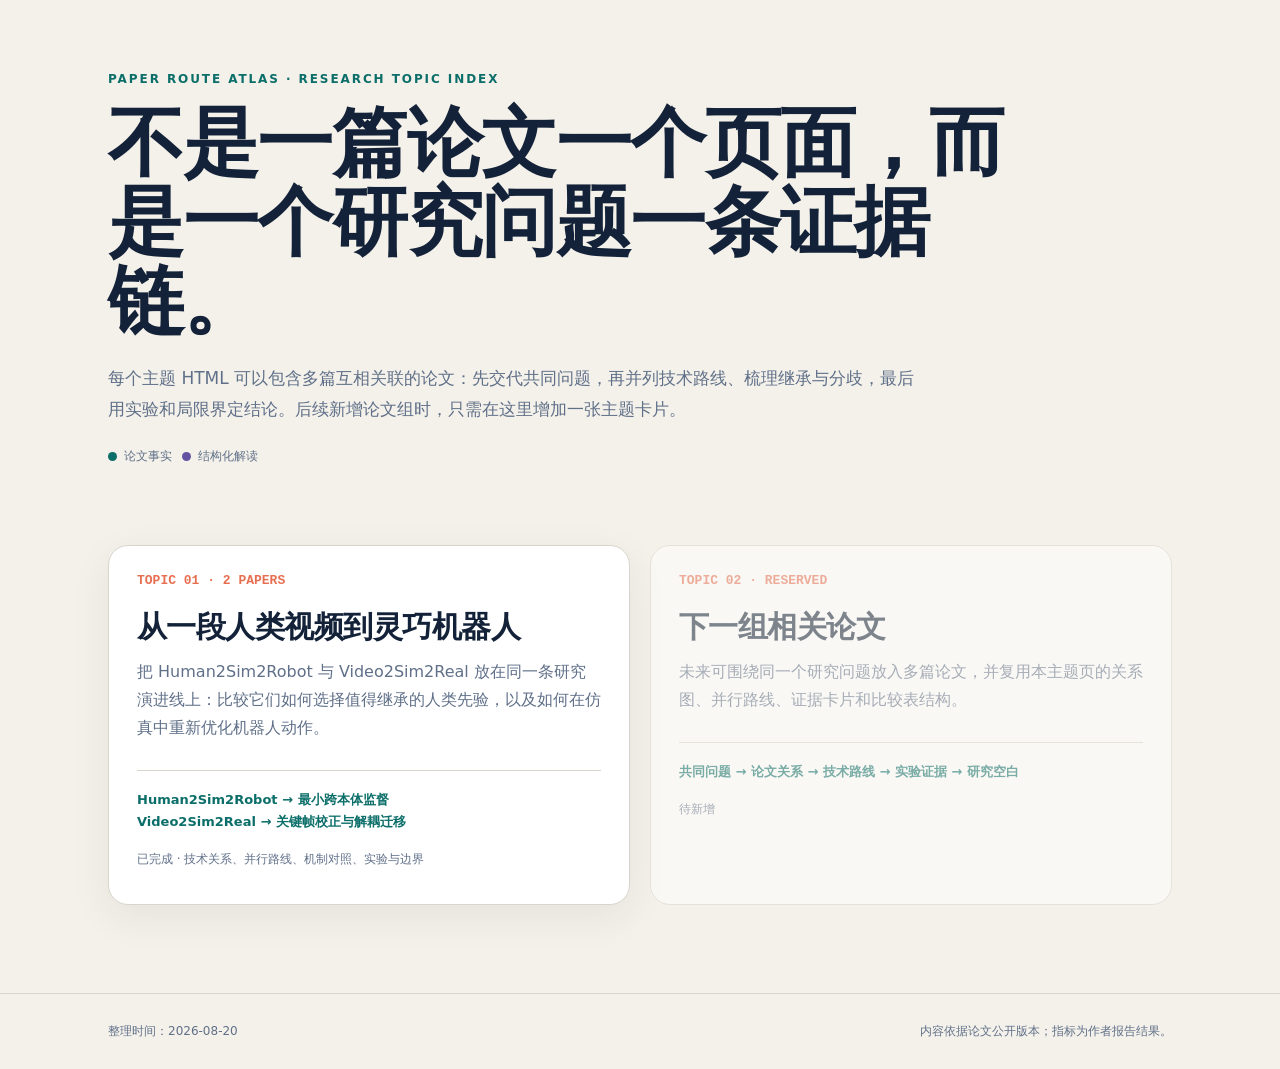
<file: index.html>
<!doctype html>
<html lang="zh-CN">
<head>
  <meta charset="utf-8">
  <meta name="viewport" content="width=device-width,initial-scale=1">
  <meta name="description" content="按研究主题组织的论文技术路线与关系图谱">
  <title>Paper Route Atlas · 论文技术路线主题目录</title>
  <link rel="stylesheet" href="assets/styles.css">
</head>
<body>
  <div class="progress" aria-hidden="true"></div>
  <main>
    <section class="hero">
      <div class="eyebrow">Paper Route Atlas · Research topic index</div>
      <h1>不是一篇论文一个页面，而是一个研究问题一条证据链。</h1>
      <p class="lead">每个主题 HTML 可以包含多篇互相关联的论文：先交代共同问题，再并列技术路线、梳理继承与分歧，最后用实验和局限界定结论。后续新增论文组时，只需在这里增加一张主题卡片。</p>
      <div class="legend" aria-label="内容标记说明">
        <span><i></i>论文事实</span><span><i></i>结构化解读</span>
      </div>
    </section>

    <section class="grid paper-grid" aria-label="研究主题">
      <a class="card paper-card" href="topics/01-human-video-to-robot/01-human-video-to-robot.html">
        <div class="num">TOPIC 01 · 2 PAPERS</div>
        <h2>从一段人类视频到灵巧机器人</h2>
        <p>把 Human2Sim2Robot 与 Video2Sim2Real 放在同一条研究演进线上：比较它们如何选择值得继承的人类先验，以及如何在仿真中重新优化机器人动作。</p>
        <div class="card-route">Human2Sim2Robot → 最小跨本体监督<br>Video2Sim2Real → 关键帧校正与解耦迁移</div>
        <div class="meta">已完成 · 技术关系、并行路线、机制对照、实验与边界</div>
      </a>

      <div class="card paper-card planned" aria-disabled="true">
        <div class="num">TOPIC 02 · RESERVED</div>
        <h2>下一组相关论文</h2>
        <p>未来可围绕同一个研究问题放入多篇论文，并复用本主题页的关系图、并行路线、证据卡片和比较表结构。</p>
        <div class="card-route">共同问题 → 论文关系 → 技术路线 → 实验证据 → 研究空白</div>
        <div class="meta">待新增</div>
      </div>
    </section>
  </main>
  <footer class="footer"><div class="footer__inner"><span>整理时间：2026-08-20</span><span>内容依据论文公开版本；指标为作者报告结果。</span></div></footer>
  <script src="assets/app.js"></script>
</body>
</html>
</file>
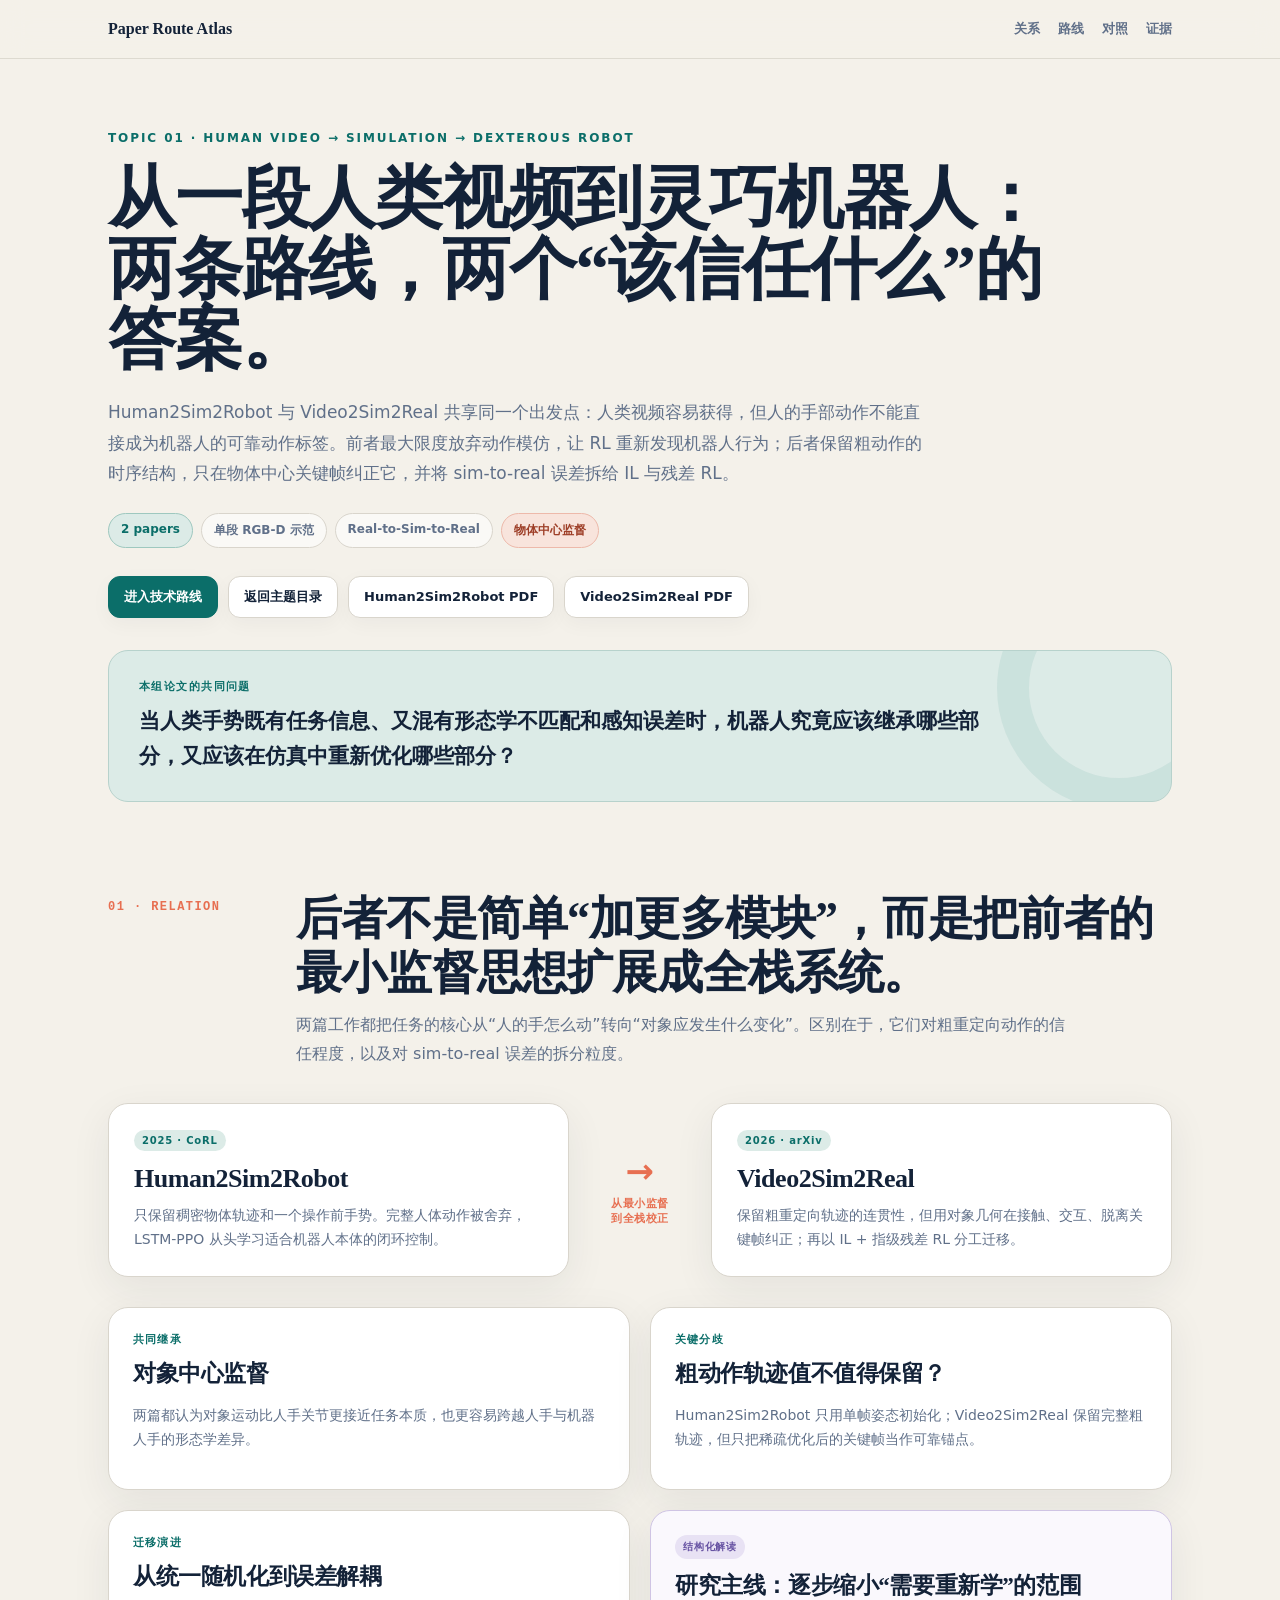
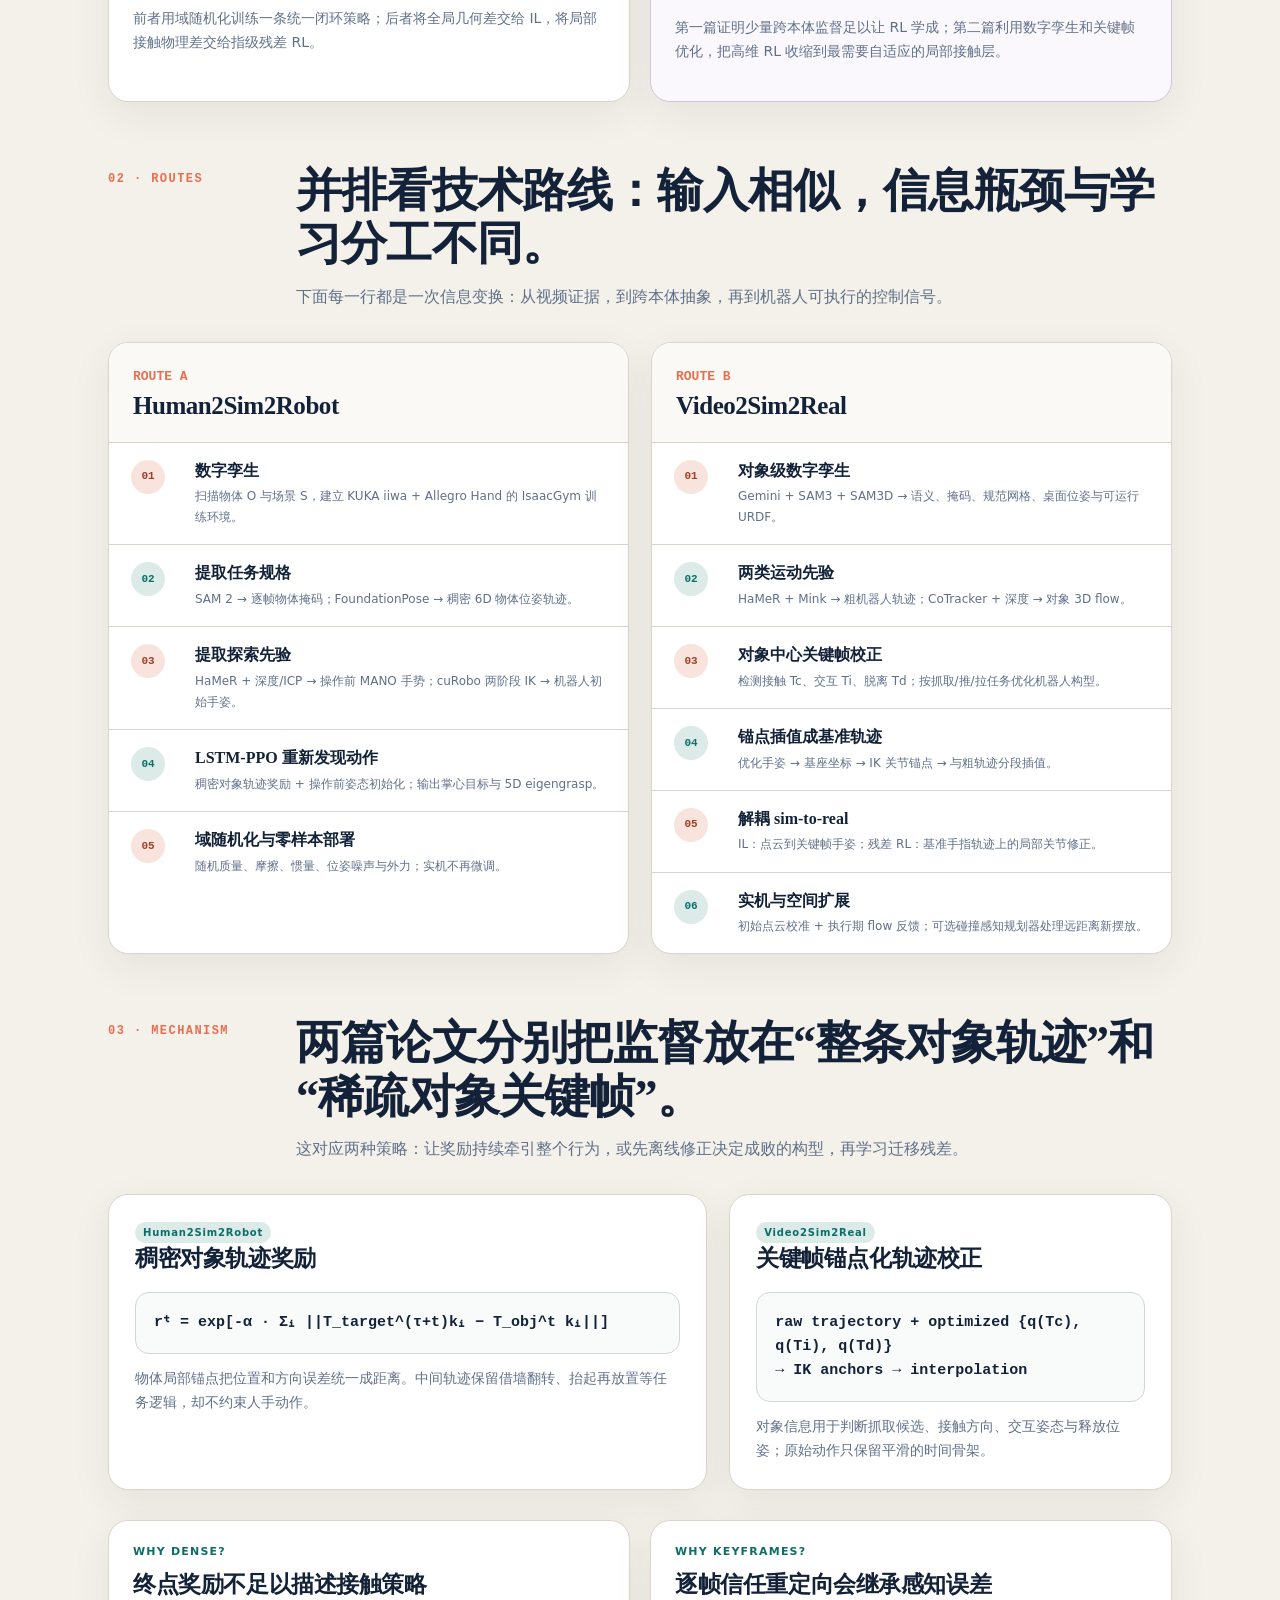
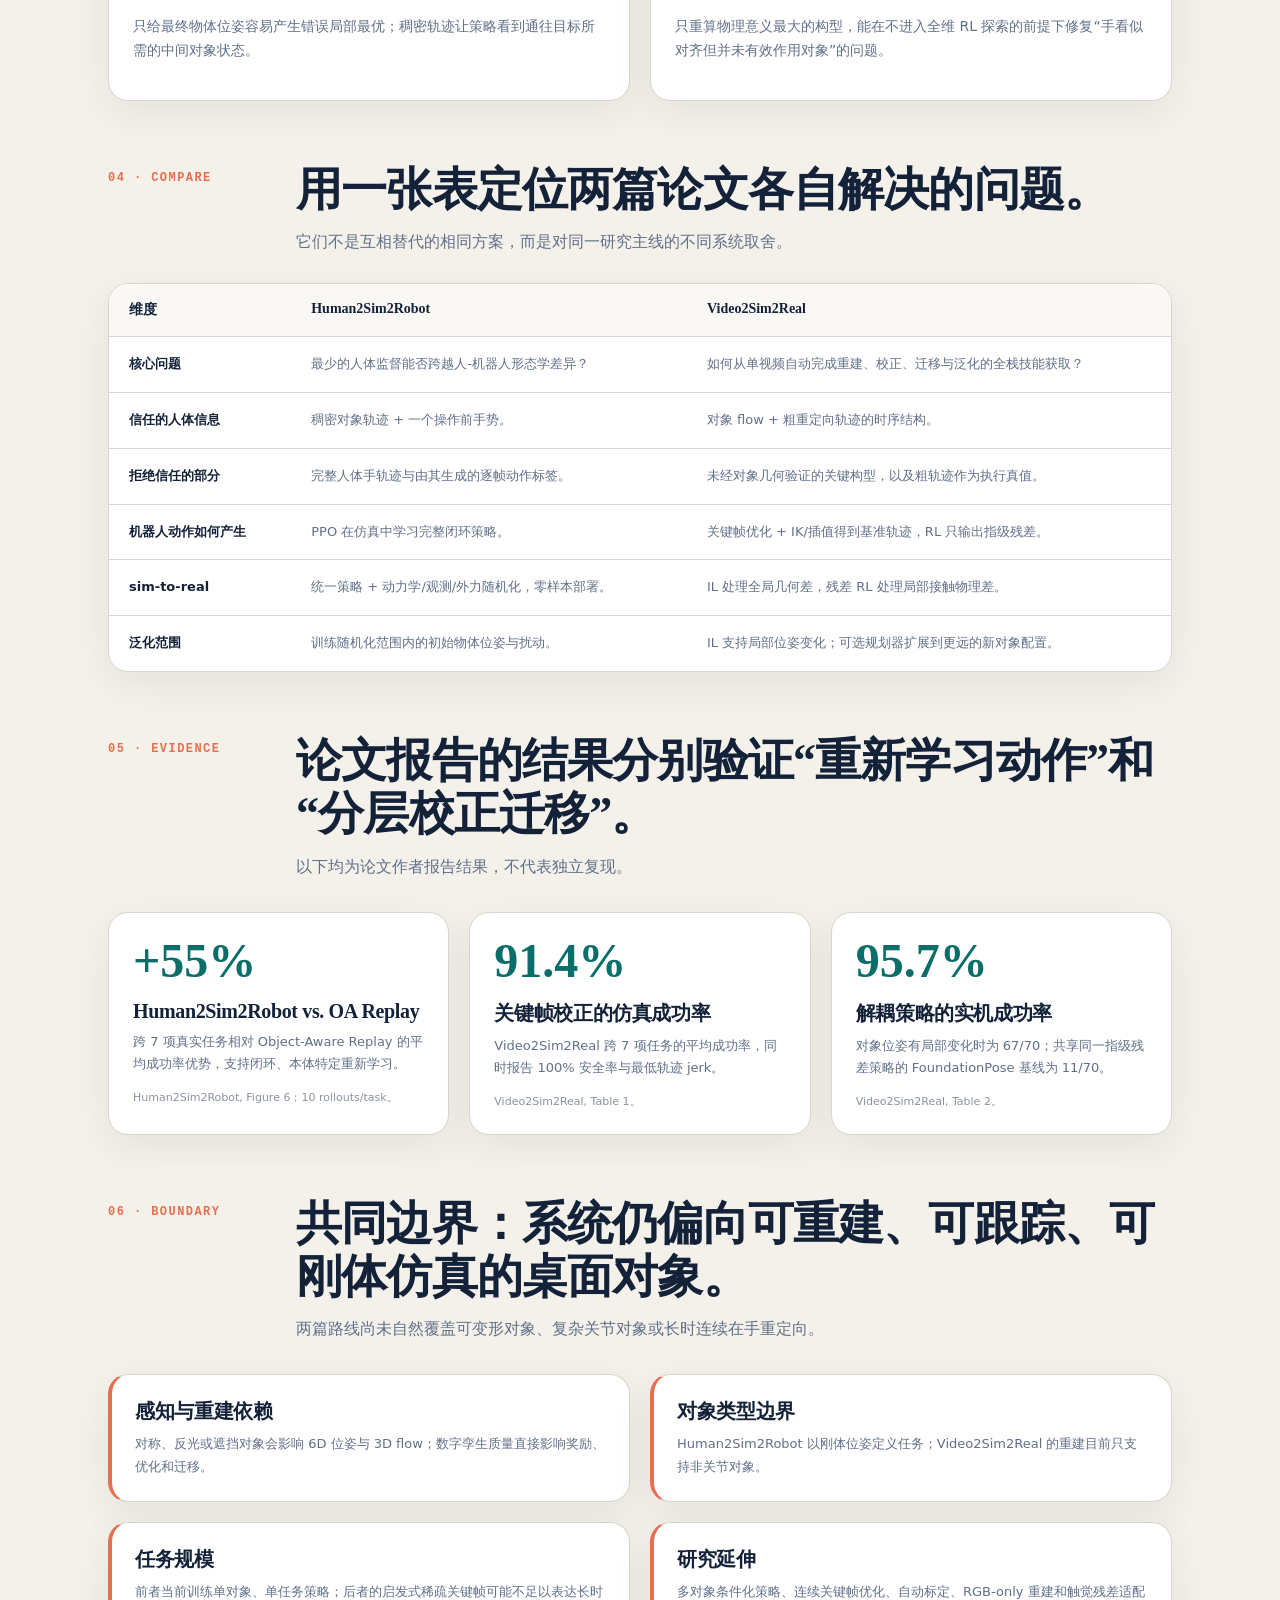
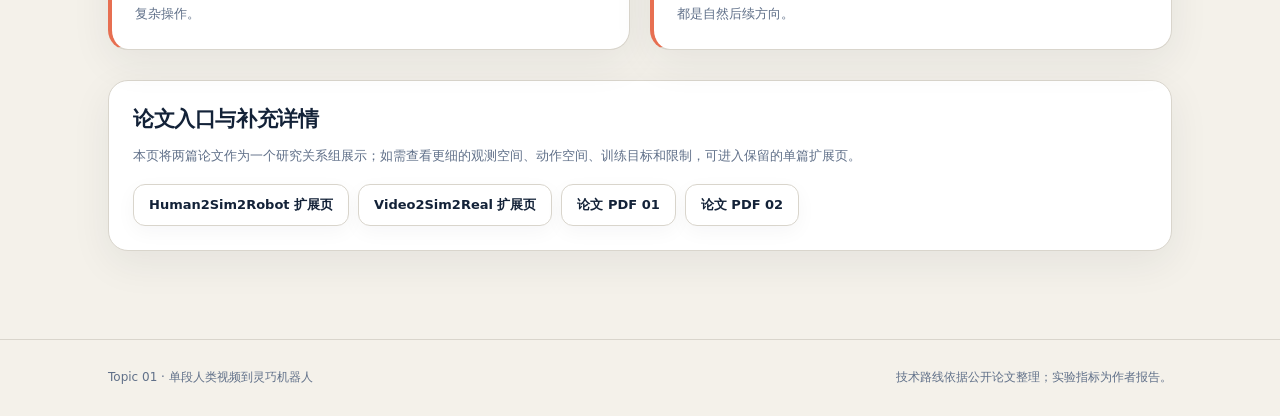
<file: topics/01-human-video-to-robot/01-human-video-to-robot.html>
<!doctype html>
<html lang="zh-CN">
<head>
  <meta charset="utf-8">
  <meta name="viewport" content="width=device-width,initial-scale=1">
  <meta name="description" content="Human2Sim2Robot 与 Video2Sim2Real：从单段人类视频到灵巧机器人技术路线对照">
  <title>从一段人类视频到灵巧机器人 · 两篇论文的技术演进</title>
  <link rel="stylesheet" href="../../assets/styles.css">
</head>
<body class="paper-page">
  <div class="progress" aria-hidden="true"></div>
  <nav class="site-nav">
    <div class="site-nav__inner">
      <a class="brand" href="../../index.html">Paper Route Atlas</a>
      <div class="nav-links"><a href="#relation">关系</a><a href="#routes">路线</a><a href="#compare">对照</a><a href="#evidence">证据</a></div>
    </div>
  </nav>

  <main>
    <header class="hero">
      <div class="eyebrow">Topic 01 · Human video → Simulation → Dexterous robot</div>
      <h1>从一段人类视频到灵巧机器人：两条路线，两个“该信任什么”的答案。</h1>
      <p class="lead">Human2Sim2Robot 与 Video2Sim2Real 共享同一个出发点：人类视频容易获得，但人的手部动作不能直接成为机器人的可靠动作标签。前者最大限度放弃动作模仿，让 RL 重新发现机器人行为；后者保留粗动作的时序结构，只在物体中心关键帧纠正它，并将 sim-to-real 误差拆给 IL 与残差 RL。</p>
      <div class="hero-meta"><span class="pill pill--accent">2 papers</span><span class="pill">单段 RGB-D 示范</span><span class="pill">Real-to-Sim-to-Real</span><span class="pill pill--warm">物体中心监督</span></div>
      <div class="actions"><a class="button button--primary" href="#routes">进入技术路线</a><a class="button" href="../../index.html">返回主题目录</a><a class="button" href="sources/Human2Sim2Robot.pdf">Human2Sim2Robot PDF</a><a class="button" href="sources/Video2Sim2Real.pdf">Video2Sim2Real PDF</a></div>
      <div class="thesis"><div class="thesis-label">本组论文的共同问题</div><p>当人类手势既有任务信息、又混有形态学不匹配和感知误差时，机器人究竟应该继承哪些部分，又应该在仿真中重新优化哪些部分？</p></div>
    </header>

    <section class="section" id="relation">
      <div class="section-head"><div class="section-num">01 · RELATION</div><div><h2 class="section-title">后者不是简单“加更多模块”，而是把前者的最小监督思想扩展成全栈系统。</h2><p class="section-intro">两篇工作都把任务的核心从“人的手怎么动”转向“对象应发生什么变化”。区别在于，它们对粗重定向动作的信任程度，以及对 sim-to-real 误差的拆分粒度。</p></div></div>

      <div class="relation-band">
        <article class="card relation-paper"><span class="fact-tag">2025 · CoRL</span><h3>Human2Sim2Robot</h3><p>只保留稠密物体轨迹和一个操作前手势。完整人体动作被舍弃，LSTM-PPO 从头学习适合机器人本体的闭环控制。</p></article>
        <div class="relation-arrow"><b>→</b>从最小监督<br>到全栈校正</div>
        <article class="card relation-paper"><span class="fact-tag">2026 · arXiv</span><h3>Video2Sim2Real</h3><p>保留粗重定向轨迹的连贯性，但用对象几何在接触、交互、脱离关键帧纠正；再以 IL + 指级残差 RL 分工迁移。</p></article>
      </div>

      <div class="grid detail-grid">
        <article class="card detail-card"><div class="detail-card__label">共同继承</div><h3>对象中心监督</h3><p>两篇都认为对象运动比人手关节更接近任务本质，也更容易跨越人手与机器人手的形态学差异。</p></article>
        <article class="card detail-card"><div class="detail-card__label">关键分歧</div><h3>粗动作轨迹值不值得保留？</h3><p>Human2Sim2Robot 只用单帧姿态初始化；Video2Sim2Real 保留完整粗轨迹，但只把稀疏优化后的关键帧当作可靠锚点。</p></article>
        <article class="card detail-card"><div class="detail-card__label">迁移演进</div><h3>从统一随机化到误差解耦</h3><p>前者用域随机化训练一条统一闭环策略；后者将全局几何差交给 IL，将局部接触物理差交给指级残差 RL。</p></article>
        <article class="card detail-card interpretation"><span class="read-tag">结构化解读</span><h3>研究主线：逐步缩小“需要重新学”的范围</h3><p>第一篇证明少量跨本体监督足以让 RL 学成；第二篇利用数字孪生和关键帧优化，把高维 RL 收缩到最需要自适应的局部接触层。</p></article>
      </div>
    </section>

    <section class="section" id="routes">
      <div class="section-head"><div class="section-num">02 · ROUTES</div><div><h2 class="section-title">并排看技术路线：输入相似，信息瓶颈与学习分工不同。</h2><p class="section-intro">下面每一行都是一次信息变换：从视频证据，到跨本体抽象，再到机器人可执行的控制信号。</p></div></div>

      <div class="lane-grid">
        <article class="lane">
          <div class="lane-head"><span class="num">ROUTE A</span><h3>Human2Sim2Robot</h3></div>
          <div class="lane-step"><div class="lane-num">01</div><div><strong>数字孪生</strong><span>扫描物体 O 与场景 S，建立 KUKA iiwa + Allegro Hand 的 IsaacGym 训练环境。</span></div></div>
          <div class="lane-step"><div class="lane-num">02</div><div><strong>提取任务规格</strong><span>SAM 2 → 逐帧物体掩码；FoundationPose → 稠密 6D 物体位姿轨迹。</span></div></div>
          <div class="lane-step"><div class="lane-num">03</div><div><strong>提取探索先验</strong><span>HaMeR + 深度/ICP → 操作前 MANO 手势；cuRobo 两阶段 IK → 机器人初始手姿。</span></div></div>
          <div class="lane-step"><div class="lane-num">04</div><div><strong>LSTM-PPO 重新发现动作</strong><span>稠密对象轨迹奖励 + 操作前姿态初始化；输出掌心目标与 5D eigengrasp。</span></div></div>
          <div class="lane-step"><div class="lane-num">05</div><div><strong>域随机化与零样本部署</strong><span>随机质量、摩擦、惯量、位姿噪声与外力；实机不再微调。</span></div></div>
        </article>

        <article class="lane">
          <div class="lane-head"><span class="num">ROUTE B</span><h3>Video2Sim2Real</h3></div>
          <div class="lane-step"><div class="lane-num">01</div><div><strong>对象级数字孪生</strong><span>Gemini + SAM3 + SAM3D → 语义、掩码、规范网格、桌面位姿与可运行 URDF。</span></div></div>
          <div class="lane-step"><div class="lane-num">02</div><div><strong>两类运动先验</strong><span>HaMeR + Mink → 粗机器人轨迹；CoTracker + 深度 → 对象 3D flow。</span></div></div>
          <div class="lane-step"><div class="lane-num">03</div><div><strong>对象中心关键帧校正</strong><span>检测接触 Tc、交互 Ti、脱离 Td；按抓取/推/拉任务优化机器人构型。</span></div></div>
          <div class="lane-step"><div class="lane-num">04</div><div><strong>锚点插值成基准轨迹</strong><span>优化手姿 → 基座坐标 → IK 关节锚点 → 与粗轨迹分段插值。</span></div></div>
          <div class="lane-step"><div class="lane-num">05</div><div><strong>解耦 sim-to-real</strong><span>IL：点云到关键帧手姿；残差 RL：基准手指轨迹上的局部关节修正。</span></div></div>
          <div class="lane-step"><div class="lane-num">06</div><div><strong>实机与空间扩展</strong><span>初始点云校准 + 执行期 flow 反馈；可选碰撞感知规划器处理远距离新摆放。</span></div></div>
        </article>
      </div>
    </section>

    <section class="section" id="mechanism">
      <div class="section-head"><div class="section-num">03 · MECHANISM</div><div><h2 class="section-title">两篇论文分别把监督放在“整条对象轨迹”和“稀疏对象关键帧”。</h2><p class="section-intro">这对应两种策略：让奖励持续牵引整个行为，或先离线修正决定成败的构型，再学习迁移残差。</p></div></div>
      <div class="split">
        <article class="card formula-card"><span class="fact-tag">Human2Sim2Robot</span><h3>稠密对象轨迹奖励</h3><div class="formula">rᵗ = exp[-α · Σᵢ ||T_target^(τ+t)kᵢ − T_obj^t kᵢ||]</div><p>物体局部锚点把位置和方向误差统一成距离。中间轨迹保留借墙翻转、抬起再放置等任务逻辑，却不约束人手动作。</p></article>
        <article class="card formula-card"><span class="fact-tag">Video2Sim2Real</span><h3>关键帧锚点化轨迹校正</h3><div class="formula">raw trajectory + optimized {q(Tc), q(Ti), q(Td)}<br>→ IK anchors → interpolation</div><p>对象信息用于判断抓取候选、接触方向、交互姿态与释放位姿；原始动作只保留平滑的时间骨架。</p></article>
      </div>
      <div class="grid detail-grid">
        <article class="card detail-card"><div class="detail-card__label">WHY DENSE?</div><h3>终点奖励不足以描述接触策略</h3><p>只给最终物体位姿容易产生错误局部最优；稠密轨迹让策略看到通往目标所需的中间对象状态。</p></article>
        <article class="card detail-card"><div class="detail-card__label">WHY KEYFRAMES?</div><h3>逐帧信任重定向会继承感知误差</h3><p>只重算物理意义最大的构型，能在不进入全维 RL 探索的前提下修复“手看似对齐但并未有效作用对象”的问题。</p></article>
      </div>
    </section>

    <section class="section" id="compare">
      <div class="section-head"><div class="section-num">04 · COMPARE</div><div><h2 class="section-title">用一张表定位两篇论文各自解决的问题。</h2><p class="section-intro">它们不是互相替代的相同方案，而是对同一研究主线的不同系统取舍。</p></div></div>
      <div class="compare-table"><table>
        <thead><tr><th>维度</th><th>Human2Sim2Robot</th><th>Video2Sim2Real</th></tr></thead>
        <tbody>
          <tr><td>核心问题</td><td>最少的人体监督能否跨越人-机器人形态学差异？</td><td>如何从单视频自动完成重建、校正、迁移与泛化的全栈技能获取？</td></tr>
          <tr><td>信任的人体信息</td><td>稠密对象轨迹 + 一个操作前手势。</td><td>对象 flow + 粗重定向轨迹的时序结构。</td></tr>
          <tr><td>拒绝信任的部分</td><td>完整人体手轨迹与由其生成的逐帧动作标签。</td><td>未经对象几何验证的关键构型，以及粗轨迹作为执行真值。</td></tr>
          <tr><td>机器人动作如何产生</td><td>PPO 在仿真中学习完整闭环策略。</td><td>关键帧优化 + IK/插值得到基准轨迹，RL 只输出指级残差。</td></tr>
          <tr><td>sim-to-real</td><td>统一策略 + 动力学/观测/外力随机化，零样本部署。</td><td>IL 处理全局几何差，残差 RL 处理局部接触物理差。</td></tr>
          <tr><td>泛化范围</td><td>训练随机化范围内的初始物体位姿与扰动。</td><td>IL 支持局部位姿变化；可选规划器扩展到更远的新对象配置。</td></tr>
        </tbody>
      </table></div>
    </section>

    <section class="section" id="evidence">
      <div class="section-head"><div class="section-num">05 · EVIDENCE</div><div><h2 class="section-title">论文报告的结果分别验证“重新学习动作”和“分层校正迁移”。</h2><p class="section-intro">以下均为论文作者报告结果，不代表独立复现。</p></div></div>
      <div class="grid evidence-grid">
        <article class="card evidence"><div class="evidence-value">+55%</div><h3>Human2Sim2Robot vs. OA Replay</h3><p>跨 7 项真实任务相对 Object-Aware Replay 的平均成功率优势，支持闭环、本体特定重新学习。</p><div class="source-note">Human2Sim2Robot, Figure 6；10 rollouts/task。</div></article>
        <article class="card evidence"><div class="evidence-value">91.4%</div><h3>关键帧校正的仿真成功率</h3><p>Video2Sim2Real 跨 7 项任务的平均成功率，同时报告 100% 安全率与最低轨迹 jerk。</p><div class="source-note">Video2Sim2Real, Table 1。</div></article>
        <article class="card evidence"><div class="evidence-value">95.7%</div><h3>解耦策略的实机成功率</h3><p>对象位姿有局部变化时为 67/70；共享同一指级残差策略的 FoundationPose 基线为 11/70。</p><div class="source-note">Video2Sim2Real, Table 2。</div></article>
      </div>
    </section>

    <section class="section" id="boundary">
      <div class="section-head"><div class="section-num">06 · BOUNDARY</div><div><h2 class="section-title">共同边界：系统仍偏向可重建、可跟踪、可刚体仿真的桌面对象。</h2><p class="section-intro">两篇路线尚未自然覆盖可变形对象、复杂关节对象或长时连续在手重定向。</p></div></div>
      <div class="grid limitations">
        <article class="card limit-card"><h3>感知与重建依赖</h3><p>对称、反光或遮挡对象会影响 6D 位姿与 3D flow；数字孪生质量直接影响奖励、优化和迁移。</p></article>
        <article class="card limit-card"><h3>对象类型边界</h3><p>Human2Sim2Robot 以刚体位姿定义任务；Video2Sim2Real 的重建目前只支持非关节对象。</p></article>
        <article class="card limit-card"><h3>任务规模</h3><p>前者当前训练单对象、单任务策略；后者的启发式稀疏关键帧可能不足以表达长时复杂操作。</p></article>
        <article class="card limit-card"><h3>研究延伸</h3><p>多对象条件化策略、连续关键帧优化、自动标定、RGB-only 重建和触觉残差适配都是自然后续方向。</p></article>
      </div>

      <article class="card citation-box">
        <h3>论文入口与补充详情</h3>
        <p>本页将两篇论文作为一个研究关系组展示；如需查看更细的观测空间、动作空间、训练目标和限制，可进入保留的单篇扩展页。</p>
        <div class="citation-links"><a class="button" href="papers/human2sim2robot.html">Human2Sim2Robot 扩展页</a><a class="button" href="papers/video2sim2real.html">Video2Sim2Real 扩展页</a><a class="button" href="sources/Human2Sim2Robot.pdf">论文 PDF 01</a><a class="button" href="sources/Video2Sim2Real.pdf">论文 PDF 02</a></div>
      </article>
    </section>
  </main>
  <footer class="footer"><div class="footer__inner"><span>Topic 01 · 单段人类视频到灵巧机器人</span><span>技术路线依据公开论文整理；实验指标为作者报告。</span></div></footer>
  <script src="../../assets/app.js"></script>
</body>
</html>
</file>
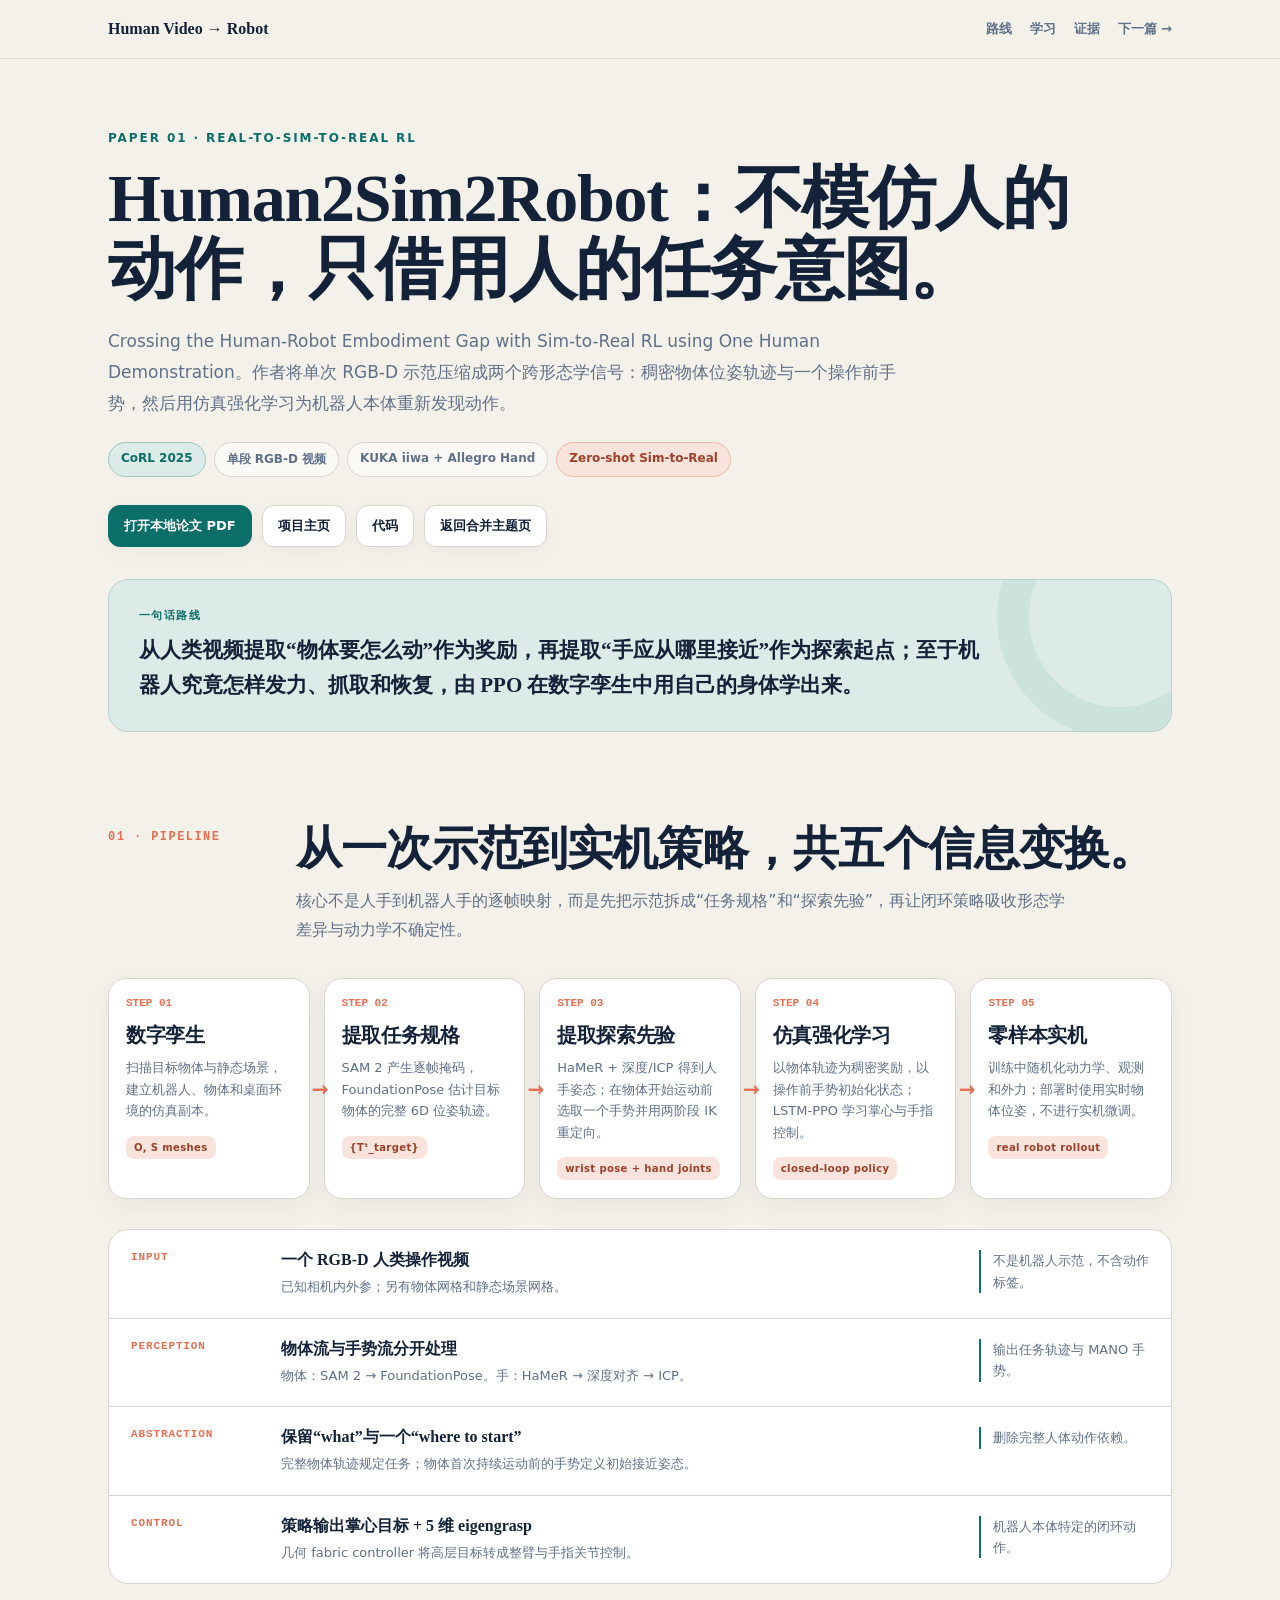
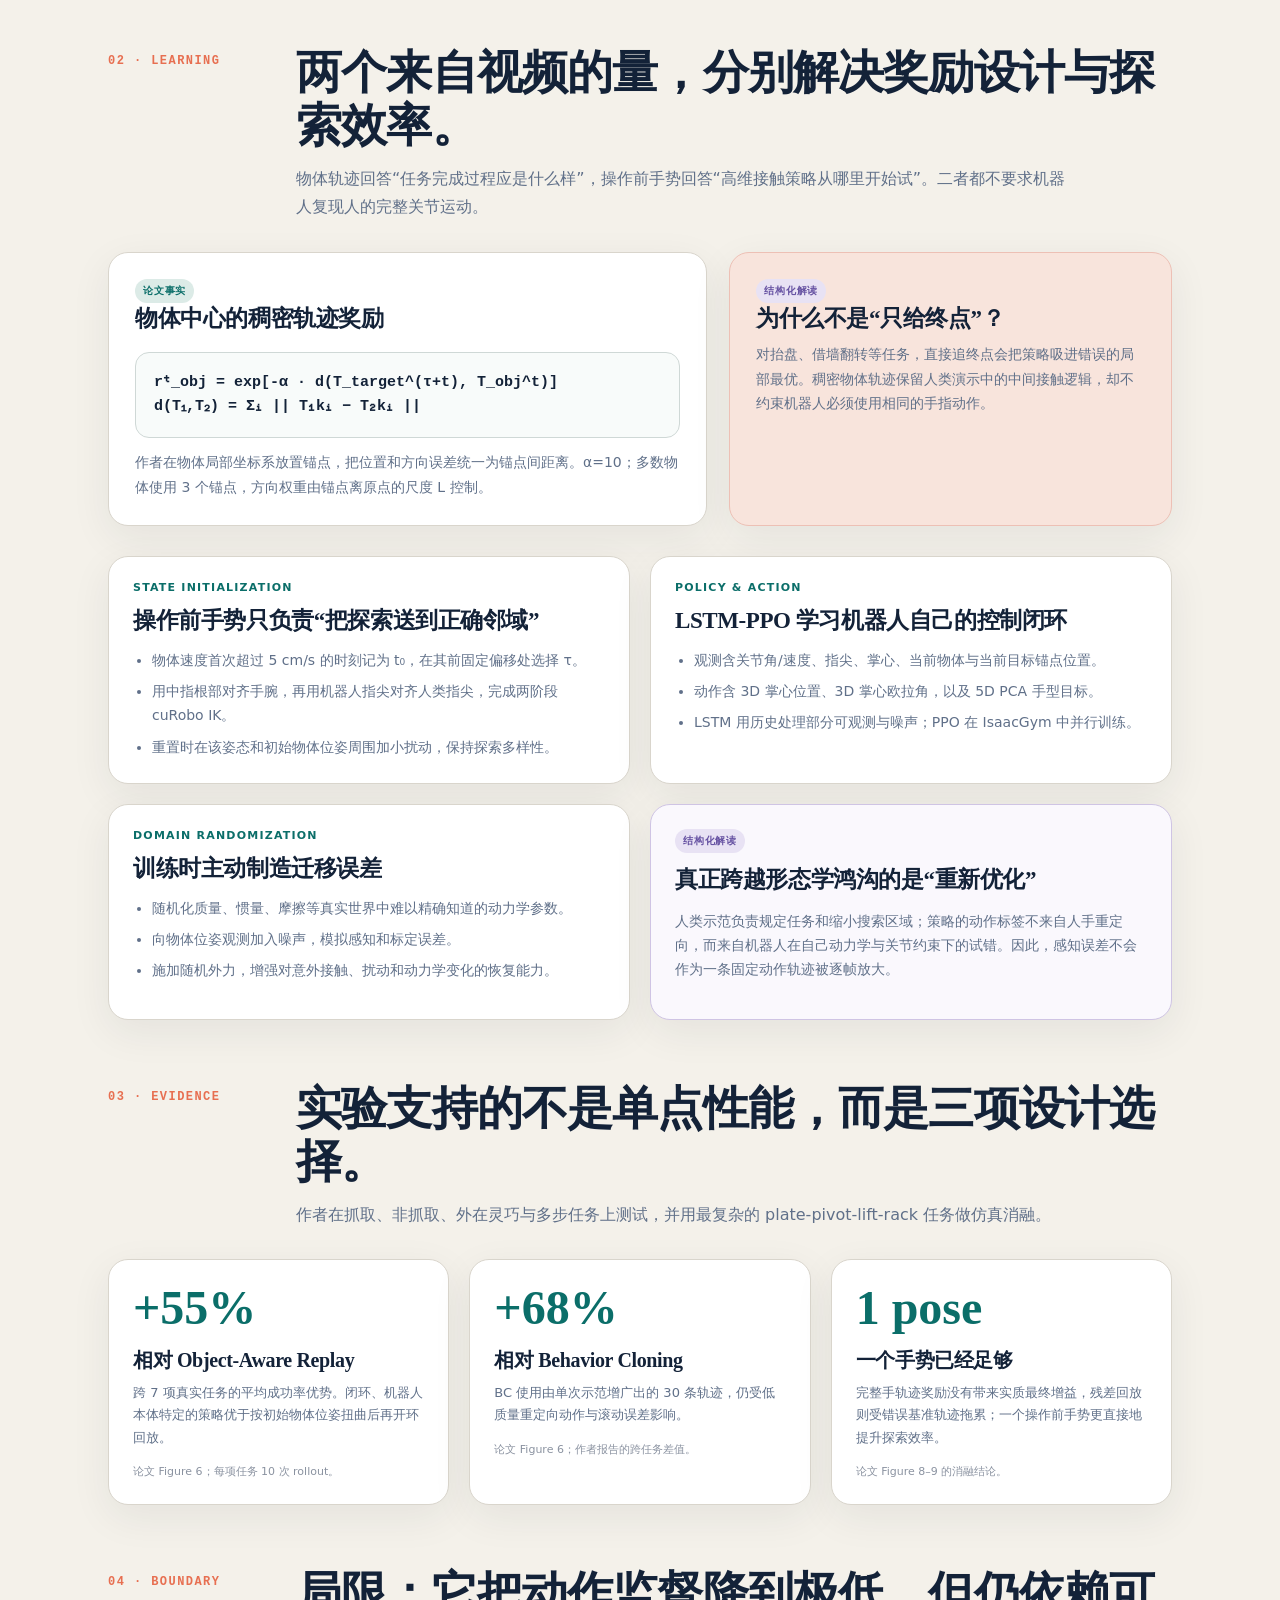
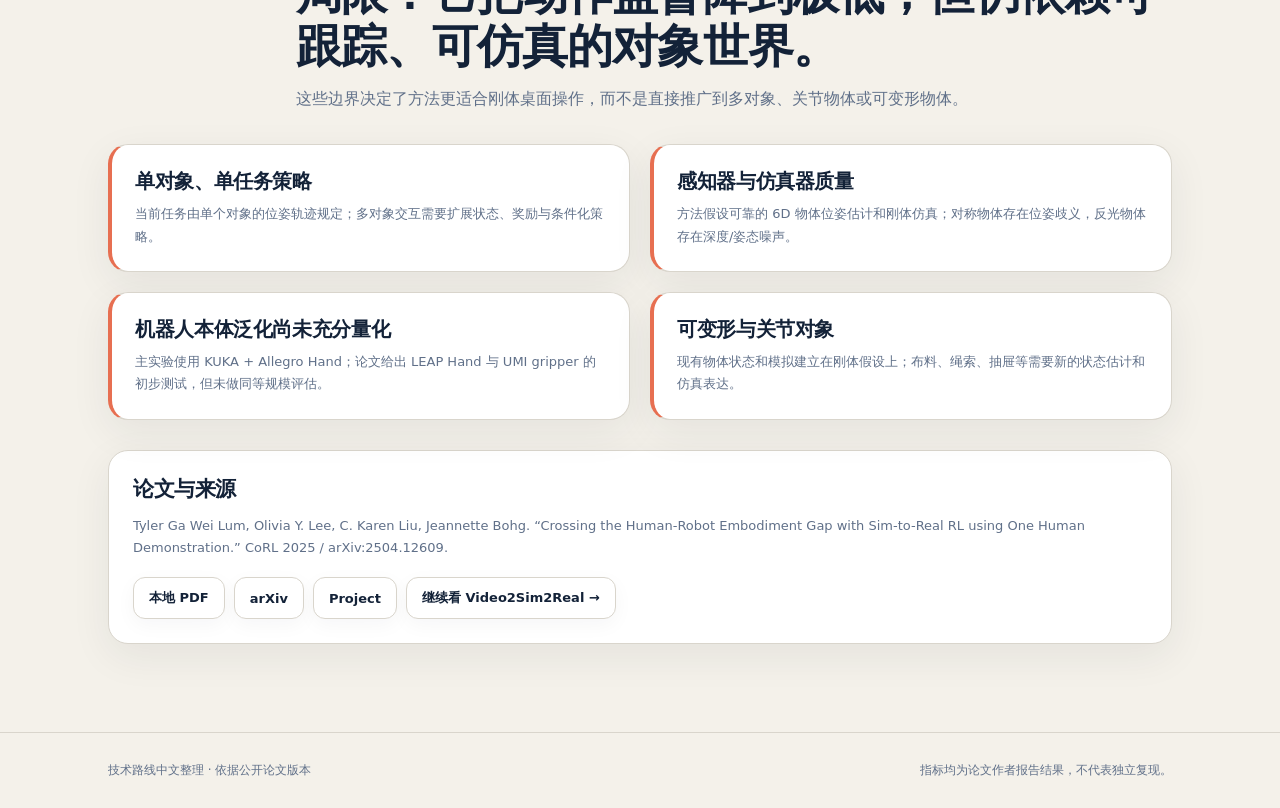
<file: topics/01-human-video-to-robot/papers/human2sim2robot.html>
<!doctype html>
<html lang="zh-CN">
<head>
  <meta charset="utf-8">
  <meta name="viewport" content="width=device-width,initial-scale=1">
  <meta name="description" content="Human2Sim2Robot 论文技术路线中文展示">
  <title>Human2Sim2Robot · 技术路线</title>
  <link rel="stylesheet" href="../../../assets/styles.css">
</head>
<body class="paper-page">
  <div class="progress" aria-hidden="true"></div>
  <nav class="site-nav">
    <div class="site-nav__inner">
      <a class="brand" href="../01-human-video-to-robot.html">Human Video → Robot</a>
      <div class="nav-links"><a href="#route">路线</a><a href="#learning">学习</a><a href="#evidence">证据</a><a href="video2sim2real.html">下一篇 →</a></div>
    </div>
  </nav>

  <main>
    <header class="hero">
      <div class="eyebrow">Paper 01 · Real-to-Sim-to-Real RL</div>
      <h1>Human2Sim2Robot：不模仿人的动作，只借用人的任务意图。</h1>
      <p class="lead">Crossing the Human-Robot Embodiment Gap with Sim-to-Real RL using One Human Demonstration。作者将单次 RGB-D 示范压缩成两个跨形态学信号：稠密物体位姿轨迹与一个操作前手势，然后用仿真强化学习为机器人本体重新发现动作。</p>
      <div class="hero-meta">
        <span class="pill pill--accent">CoRL 2025</span><span class="pill">单段 RGB-D 视频</span><span class="pill">KUKA iiwa + Allegro Hand</span><span class="pill pill--warm">Zero-shot Sim-to-Real</span>
      </div>
      <div class="actions">
        <a class="button button--primary" href="../sources/Human2Sim2Robot.pdf">打开本地论文 PDF</a>
        <a class="button" href="https://human2sim2robot.github.io/" target="_blank" rel="noreferrer">项目主页</a>
        <a class="button" href="https://github.com/tylerlum/human2sim2robot" target="_blank" rel="noreferrer">代码</a>
        <a class="button" href="../01-human-video-to-robot.html">返回合并主题页</a>
      </div>
      <div class="thesis">
        <div class="thesis-label">一句话路线</div>
        <p>从人类视频提取“物体要怎么动”作为奖励，再提取“手应从哪里接近”作为探索起点；至于机器人究竟怎样发力、抓取和恢复，由 PPO 在数字孪生中用自己的身体学出来。</p>
      </div>
    </header>

    <section class="section" id="route">
      <div class="section-head">
        <div class="section-num">01 · PIPELINE</div>
        <div><h2 class="section-title">从一次示范到实机策略，共五个信息变换。</h2><p class="section-intro">核心不是人手到机器人手的逐帧映射，而是先把示范拆成“任务规格”和“探索先验”，再让闭环策略吸收形态学差异与动力学不确定性。</p></div>
      </div>

      <div class="route" aria-label="Human2Sim2Robot 技术路线">
        <article class="route-step"><div class="route-index">STEP 01</div><h3>数字孪生</h3><p>扫描目标物体与静态场景，建立机器人、物体和桌面环境的仿真副本。</p><span class="route-out">O, S meshes</span></article>
        <article class="route-step"><div class="route-index">STEP 02</div><h3>提取任务规格</h3><p>SAM 2 产生逐帧掩码，FoundationPose 估计目标物体的完整 6D 位姿轨迹。</p><span class="route-out">{Tᵗ_target}</span></article>
        <article class="route-step"><div class="route-index">STEP 03</div><h3>提取探索先验</h3><p>HaMeR + 深度/ICP 得到人手姿态；在物体开始运动前选取一个手势并用两阶段 IK 重定向。</p><span class="route-out">wrist pose + hand joints</span></article>
        <article class="route-step"><div class="route-index">STEP 04</div><h3>仿真强化学习</h3><p>以物体轨迹为稠密奖励，以操作前手势初始化状态；LSTM-PPO 学习掌心与手指控制。</p><span class="route-out">closed-loop policy</span></article>
        <article class="route-step"><div class="route-index">STEP 05</div><h3>零样本实机</h3><p>训练中随机化动力学、观测和外力；部署时使用实时物体位姿，不进行实机微调。</p><span class="route-out">real robot rollout</span></article>
      </div>

      <div class="data-flow" aria-label="Human2Sim2Robot 数据流">
        <div class="data-row"><div class="data-stage">INPUT</div><div class="data-main"><strong>一个 RGB-D 人类操作视频</strong><span>已知相机内外参；另有物体网格和静态场景网格。</span></div><div class="data-output">不是机器人示范，不含动作标签。</div></div>
        <div class="data-row"><div class="data-stage">PERCEPTION</div><div class="data-main"><strong>物体流与手势流分开处理</strong><span>物体：SAM 2 → FoundationPose。手：HaMeR → 深度对齐 → ICP。</span></div><div class="data-output">输出任务轨迹与 MANO 手势。</div></div>
        <div class="data-row"><div class="data-stage">ABSTRACTION</div><div class="data-main"><strong>保留“what”与一个“where to start”</strong><span>完整物体轨迹规定任务；物体首次持续运动前的手势定义初始接近姿态。</span></div><div class="data-output">删除完整人体动作依赖。</div></div>
        <div class="data-row"><div class="data-stage">CONTROL</div><div class="data-main"><strong>策略输出掌心目标 + 5 维 eigengrasp</strong><span>几何 fabric controller 将高层目标转成整臂与手指关节控制。</span></div><div class="data-output">机器人本体特定的闭环动作。</div></div>
      </div>
    </section>

    <section class="section" id="learning">
      <div class="section-head">
        <div class="section-num">02 · LEARNING</div>
        <div><h2 class="section-title">两个来自视频的量，分别解决奖励设计与探索效率。</h2><p class="section-intro">物体轨迹回答“任务完成过程应是什么样”，操作前手势回答“高维接触策略从哪里开始试”。二者都不要求机器人复现人的完整关节运动。</p></div>
      </div>

      <div class="split">
        <article class="card formula-card">
          <span class="fact-tag">论文事实</span>
          <h3>物体中心的稠密轨迹奖励</h3>
          <div class="formula">rᵗ_obj = exp[-α · d(T_target^(τ+t), T_obj^t)]<br>d(T₁,T₂) = Σᵢ || T₁kᵢ − T₂kᵢ ||</div>
          <p>作者在物体局部坐标系放置锚点，把位置和方向误差统一为锚点间距离。α=10；多数物体使用 3 个锚点，方向权重由锚点离原点的尺度 L 控制。</p>
        </article>
        <article class="card note-card">
          <span class="read-tag">结构化解读</span>
          <h3>为什么不是“只给终点”？</h3>
          <p>对抬盘、借墙翻转等任务，直接追终点会把策略吸进错误的局部最优。稠密物体轨迹保留人类演示中的中间接触逻辑，却不约束机器人必须使用相同的手指动作。</p>
        </article>
      </div>

      <div class="grid detail-grid">
        <article class="card detail-card"><div class="detail-card__label">STATE INITIALIZATION</div><h3>操作前手势只负责“把探索送到正确邻域”</h3><ul><li>物体速度首次超过 5 cm/s 的时刻记为 t₀，在其前固定偏移处选择 τ。</li><li>用中指根部对齐手腕，再用机器人指尖对齐人类指尖，完成两阶段 cuRobo IK。</li><li>重置时在该姿态和初始物体位姿周围加小扰动，保持探索多样性。</li></ul></article>
        <article class="card detail-card"><div class="detail-card__label">POLICY & ACTION</div><h3>LSTM-PPO 学习机器人自己的控制闭环</h3><ul><li>观测含关节角/速度、指尖、掌心、当前物体与当前目标锚点位置。</li><li>动作含 3D 掌心位置、3D 掌心欧拉角，以及 5D PCA 手型目标。</li><li>LSTM 用历史处理部分可观测与噪声；PPO 在 IsaacGym 中并行训练。</li></ul></article>
        <article class="card detail-card"><div class="detail-card__label">DOMAIN RANDOMIZATION</div><h3>训练时主动制造迁移误差</h3><ul><li>随机化质量、惯量、摩擦等真实世界中难以精确知道的动力学参数。</li><li>向物体位姿观测加入噪声，模拟感知和标定误差。</li><li>施加随机外力，增强对意外接触、扰动和动力学变化的恢复能力。</li></ul></article>
        <article class="card detail-card interpretation"><span class="read-tag">结构化解读</span><h3>真正跨越形态学鸿沟的是“重新优化”</h3><p>人类示范负责规定任务和缩小搜索区域；策略的动作标签不来自人手重定向，而来自机器人在自己动力学与关节约束下的试错。因此，感知误差不会作为一条固定动作轨迹被逐帧放大。</p></article>
      </div>
    </section>

    <section class="section" id="evidence">
      <div class="section-head">
        <div class="section-num">03 · EVIDENCE</div>
        <div><h2 class="section-title">实验支持的不是单点性能，而是三项设计选择。</h2><p class="section-intro">作者在抓取、非抓取、外在灵巧与多步任务上测试，并用最复杂的 plate-pivot-lift-rack 任务做仿真消融。</p></div>
      </div>
      <div class="grid evidence-grid">
        <article class="card evidence"><div class="evidence-value">+55%</div><h3>相对 Object-Aware Replay</h3><p>跨 7 项真实任务的平均成功率优势。闭环、机器人本体特定的策略优于按初始物体位姿扭曲后再开环回放。</p><div class="source-note">论文 Figure 6；每项任务 10 次 rollout。</div></article>
        <article class="card evidence"><div class="evidence-value">+68%</div><h3>相对 Behavior Cloning</h3><p>BC 使用由单次示范增广出的 30 条轨迹，仍受低质量重定向动作与滚动误差影响。</p><div class="source-note">论文 Figure 6；作者报告的跨任务差值。</div></article>
        <article class="card evidence"><div class="evidence-value">1 pose</div><h3>一个手势已经足够</h3><p>完整手轨迹奖励没有带来实质最终增益，残差回放则受错误基准轨迹拖累；一个操作前手势更直接地提升探索效率。</p><div class="source-note">论文 Figure 8–9 的消融结论。</div></article>
      </div>
    </section>

    <section class="section" id="limits">
      <div class="section-head">
        <div class="section-num">04 · BOUNDARY</div>
        <div><h2 class="section-title">局限：它把动作监督降到极低，但仍依赖可跟踪、可仿真的对象世界。</h2><p class="section-intro">这些边界决定了方法更适合刚体桌面操作，而不是直接推广到多对象、关节物体或可变形物体。</p></div>
      </div>
      <div class="grid limitations">
        <article class="card limit-card"><h3>单对象、单任务策略</h3><p>当前任务由单个对象的位姿轨迹规定；多对象交互需要扩展状态、奖励与条件化策略。</p></article>
        <article class="card limit-card"><h3>感知器与仿真器质量</h3><p>方法假设可靠的 6D 物体位姿估计和刚体仿真；对称物体存在位姿歧义，反光物体存在深度/姿态噪声。</p></article>
        <article class="card limit-card"><h3>机器人本体泛化尚未充分量化</h3><p>主实验使用 KUKA + Allegro Hand；论文给出 LEAP Hand 与 UMI gripper 的初步测试，但未做同等规模评估。</p></article>
        <article class="card limit-card"><h3>可变形与关节对象</h3><p>现有物体状态和模拟建立在刚体假设上；布料、绳索、抽屉等需要新的状态估计和仿真表达。</p></article>
      </div>
      <article class="card citation-box">
        <h3>论文与来源</h3>
        <p>Tyler Ga Wei Lum, Olivia Y. Lee, C. Karen Liu, Jeannette Bohg. “Crossing the Human-Robot Embodiment Gap with Sim-to-Real RL using One Human Demonstration.” CoRL 2025 / arXiv:2504.12609.</p>
        <div class="citation-links"><a class="button" href="../sources/Human2Sim2Robot.pdf">本地 PDF</a><a class="button" href="https://arxiv.org/abs/2504.12609" target="_blank" rel="noreferrer">arXiv</a><a class="button" href="https://human2sim2robot.github.io/" target="_blank" rel="noreferrer">Project</a><a class="button" href="video2sim2real.html">继续看 Video2Sim2Real →</a></div>
      </article>
    </section>
  </main>
  <footer class="footer"><div class="footer__inner"><span>技术路线中文整理 · 依据公开论文版本</span><span>指标均为论文作者报告结果，不代表独立复现。</span></div></footer>
  <script src="../../../assets/app.js"></script>
</body>
</html>
</file>
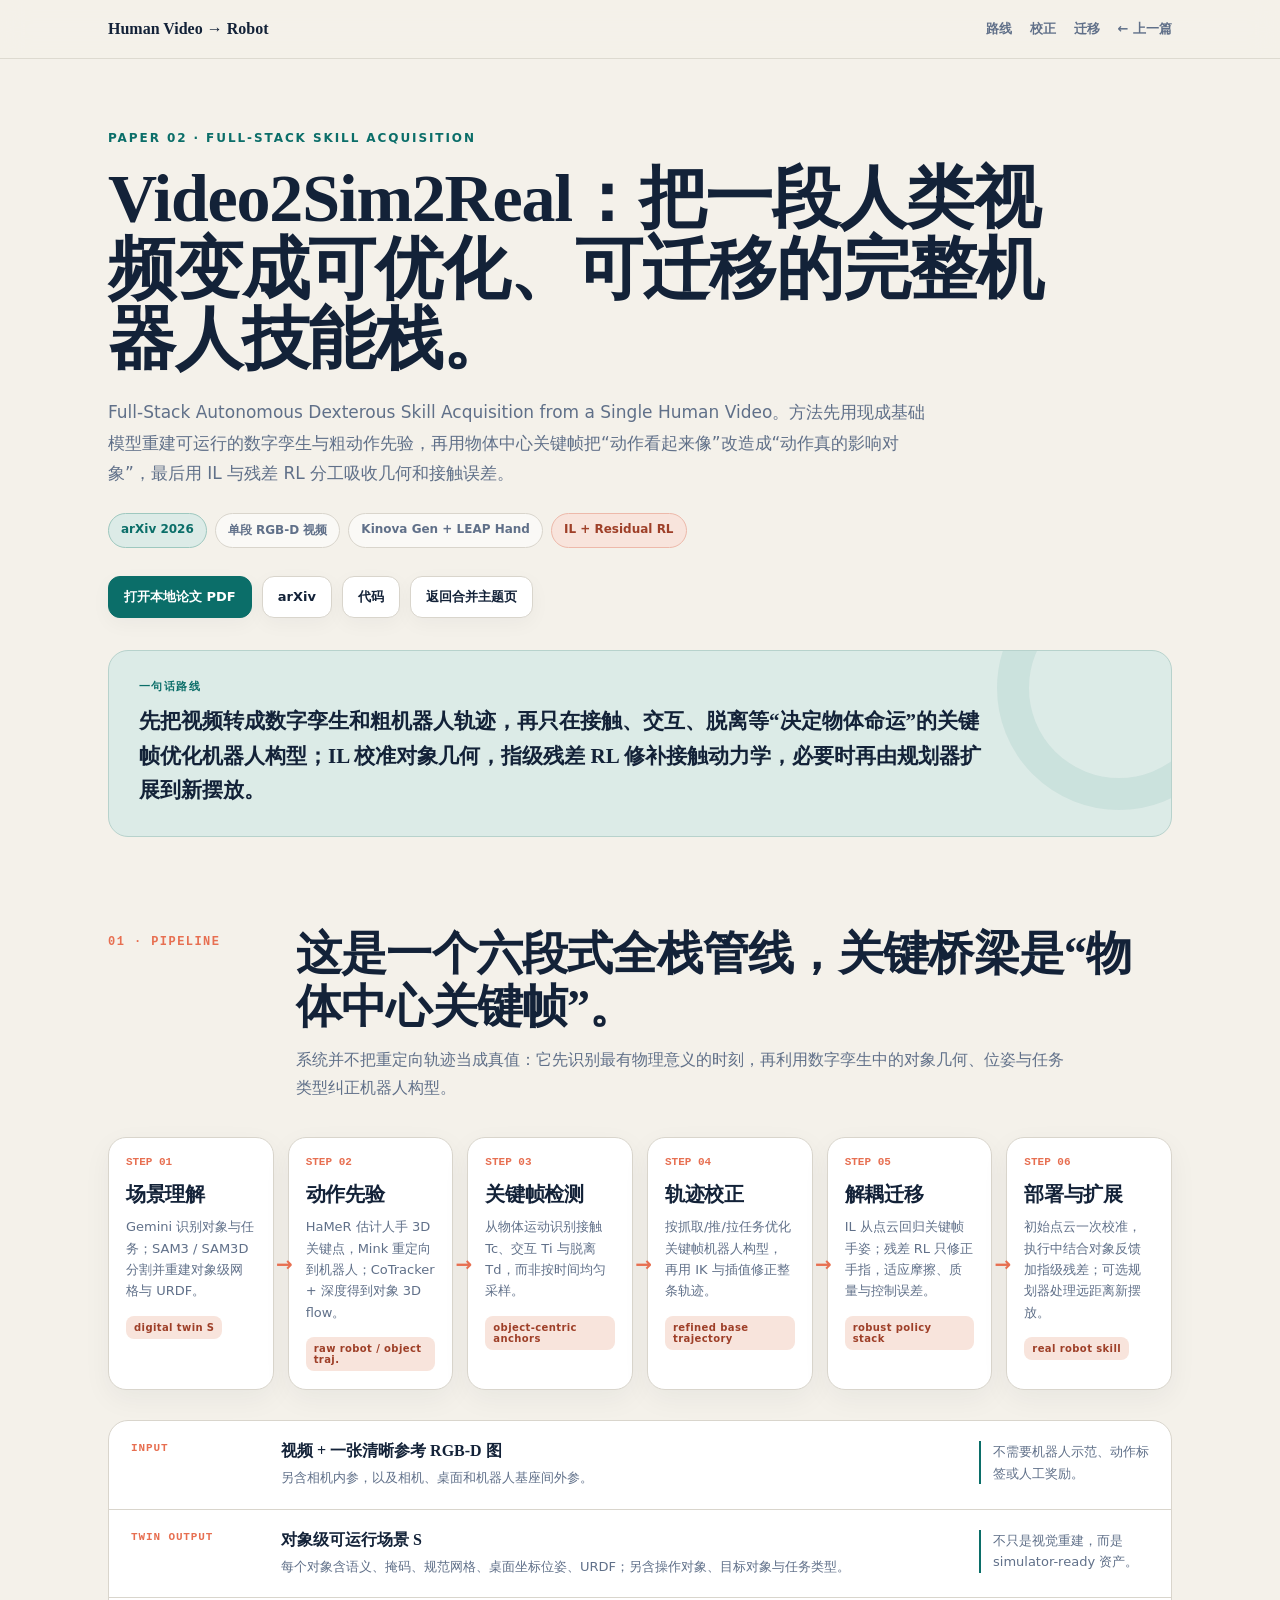
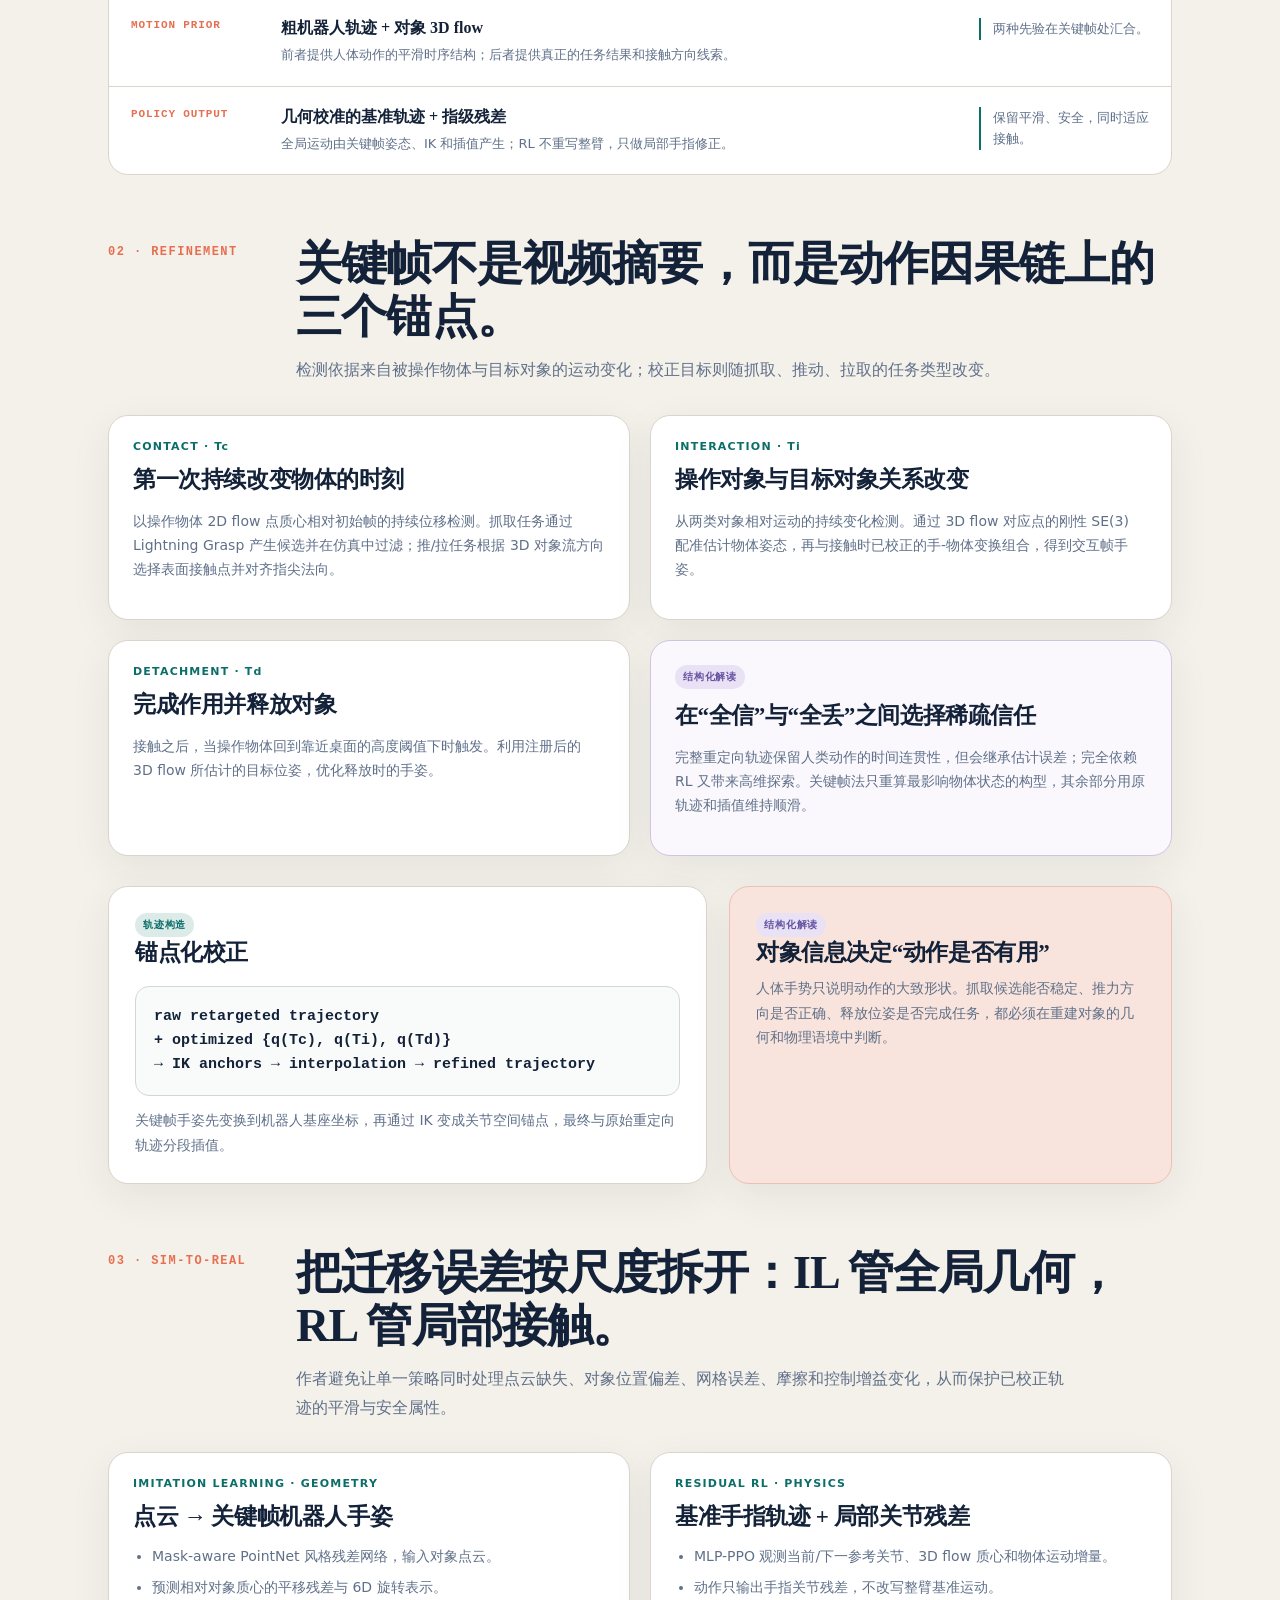
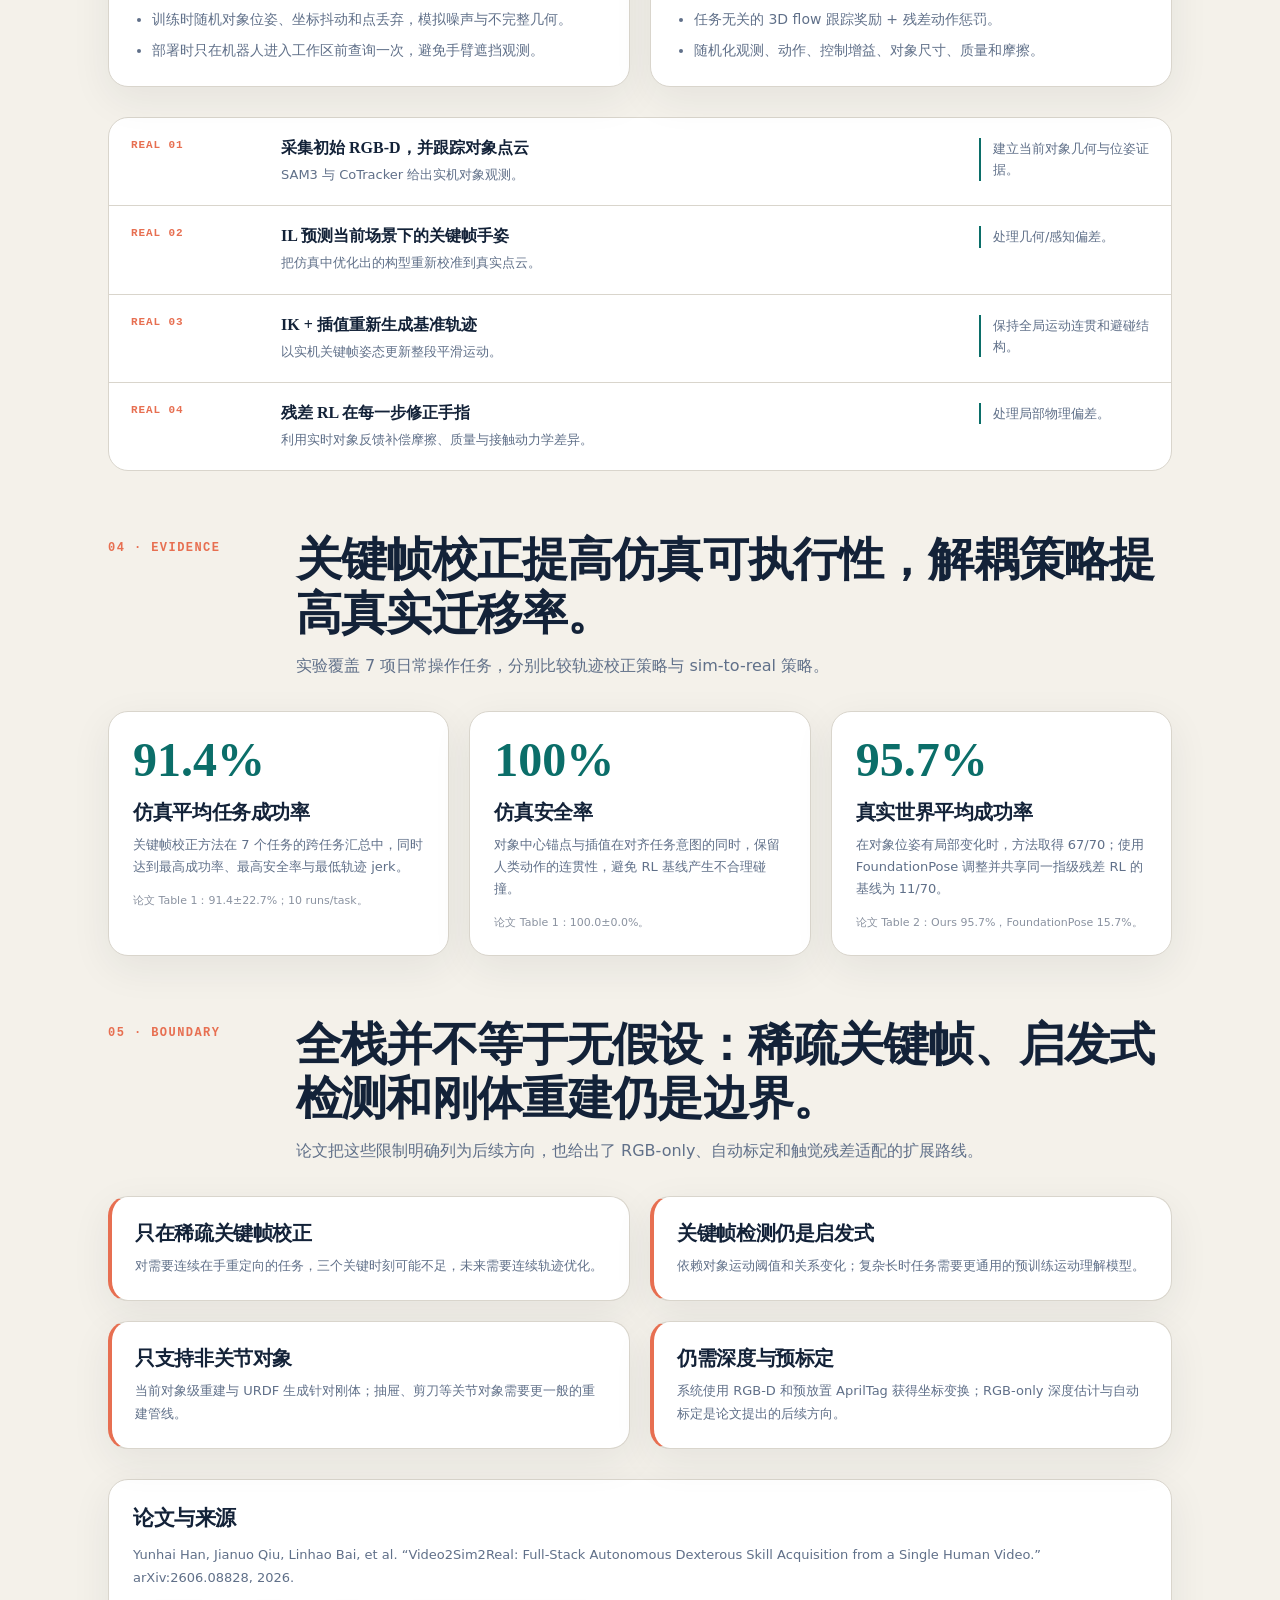
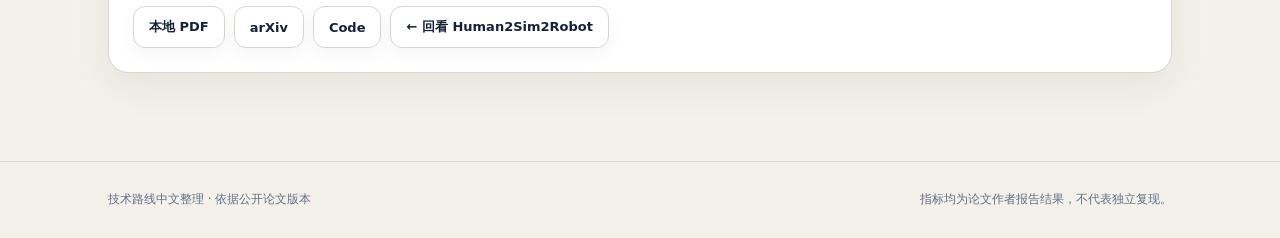
<file: topics/01-human-video-to-robot/papers/video2sim2real.html>
<!doctype html>
<html lang="zh-CN">
<head>
  <meta charset="utf-8">
  <meta name="viewport" content="width=device-width,initial-scale=1">
  <meta name="description" content="Video2Sim2Real 论文技术路线中文展示">
  <title>Video2Sim2Real · 技术路线</title>
  <link rel="stylesheet" href="../../../assets/styles.css">
</head>
<body class="paper-page">
  <div class="progress" aria-hidden="true"></div>
  <nav class="site-nav">
    <div class="site-nav__inner">
      <a class="brand" href="../01-human-video-to-robot.html">Human Video → Robot</a>
      <div class="nav-links"><a href="#route">路线</a><a href="#refinement">校正</a><a href="#transfer">迁移</a><a href="human2sim2robot.html">← 上一篇</a></div>
    </div>
  </nav>

  <main>
    <header class="hero">
      <div class="eyebrow">Paper 02 · Full-stack skill acquisition</div>
      <h1>Video2Sim2Real：把一段人类视频变成可优化、可迁移的完整机器人技能栈。</h1>
      <p class="lead">Full-Stack Autonomous Dexterous Skill Acquisition from a Single Human Video。方法先用现成基础模型重建可运行的数字孪生与粗动作先验，再用物体中心关键帧把“动作看起来像”改造成“动作真的影响对象”，最后用 IL 与残差 RL 分工吸收几何和接触误差。</p>
      <div class="hero-meta">
        <span class="pill pill--accent">arXiv 2026</span><span class="pill">单段 RGB-D 视频</span><span class="pill">Kinova Gen + LEAP Hand</span><span class="pill pill--warm">IL + Residual RL</span>
      </div>
      <div class="actions">
        <a class="button button--primary" href="../sources/Video2Sim2Real.pdf">打开本地论文 PDF</a>
        <a class="button" href="https://arxiv.org/abs/2606.08828" target="_blank" rel="noreferrer">arXiv</a>
        <a class="button" href="https://github.com/video2sim2real/video2sim2real" target="_blank" rel="noreferrer">代码</a>
        <a class="button" href="../01-human-video-to-robot.html">返回合并主题页</a>
      </div>
      <div class="thesis">
        <div class="thesis-label">一句话路线</div>
        <p>先把视频转成数字孪生和粗机器人轨迹，再只在接触、交互、脱离等“决定物体命运”的关键帧优化机器人构型；IL 校准对象几何，指级残差 RL 修补接触动力学，必要时再由规划器扩展到新摆放。</p>
      </div>
    </header>

    <section class="section" id="route">
      <div class="section-head">
        <div class="section-num">01 · PIPELINE</div>
        <div><h2 class="section-title">这是一个六段式全栈管线，关键桥梁是“物体中心关键帧”。</h2><p class="section-intro">系统并不把重定向轨迹当成真值：它先识别最有物理意义的时刻，再利用数字孪生中的对象几何、位姿与任务类型纠正机器人构型。</p></div>
      </div>
      <div class="route route--six" aria-label="Video2Sim2Real 技术路线">
        <article class="route-step"><div class="route-index">STEP 01</div><h3>场景理解</h3><p>Gemini 识别对象与任务；SAM3 / SAM3D 分割并重建对象级网格与 URDF。</p><span class="route-out">digital twin S</span></article>
        <article class="route-step"><div class="route-index">STEP 02</div><h3>动作先验</h3><p>HaMeR 估计人手 3D 关键点，Mink 重定向到机器人；CoTracker + 深度得到对象 3D flow。</p><span class="route-out">raw robot / object traj.</span></article>
        <article class="route-step"><div class="route-index">STEP 03</div><h3>关键帧检测</h3><p>从物体运动识别接触 Tc、交互 Ti 与脱离 Td，而非按时间均匀采样。</p><span class="route-out">object-centric anchors</span></article>
        <article class="route-step"><div class="route-index">STEP 04</div><h3>轨迹校正</h3><p>按抓取/推/拉任务优化关键帧机器人构型，再用 IK 与插值修正整条轨迹。</p><span class="route-out">refined base trajectory</span></article>
        <article class="route-step"><div class="route-index">STEP 05</div><h3>解耦迁移</h3><p>IL 从点云回归关键帧手姿；残差 RL 只修正手指，适应摩擦、质量与控制误差。</p><span class="route-out">robust policy stack</span></article>
        <article class="route-step"><div class="route-index">STEP 06</div><h3>部署与扩展</h3><p>初始点云一次校准，执行中结合对象反馈加指级残差；可选规划器处理远距离新摆放。</p><span class="route-out">real robot skill</span></article>
      </div>

      <div class="data-flow">
        <div class="data-row"><div class="data-stage">INPUT</div><div class="data-main"><strong>视频 + 一张清晰参考 RGB-D 图</strong><span>另含相机内参，以及相机、桌面和机器人基座间外参。</span></div><div class="data-output">不需要机器人示范、动作标签或人工奖励。</div></div>
        <div class="data-row"><div class="data-stage">TWIN OUTPUT</div><div class="data-main"><strong>对象级可运行场景 S</strong><span>每个对象含语义、掩码、规范网格、桌面坐标位姿、URDF；另含操作对象、目标对象与任务类型。</span></div><div class="data-output">不只是视觉重建，而是 simulator-ready 资产。</div></div>
        <div class="data-row"><div class="data-stage">MOTION PRIOR</div><div class="data-main"><strong>粗机器人轨迹 + 对象 3D flow</strong><span>前者提供人体动作的平滑时序结构；后者提供真正的任务结果和接触方向线索。</span></div><div class="data-output">两种先验在关键帧处汇合。</div></div>
        <div class="data-row"><div class="data-stage">POLICY OUTPUT</div><div class="data-main"><strong>几何校准的基准轨迹 + 指级残差</strong><span>全局运动由关键帧姿态、IK 和插值产生；RL 不重写整臂，只做局部手指修正。</span></div><div class="data-output">保留平滑、安全，同时适应接触。</div></div>
      </div>
    </section>

    <section class="section" id="refinement">
      <div class="section-head">
        <div class="section-num">02 · REFINEMENT</div>
        <div><h2 class="section-title">关键帧不是视频摘要，而是动作因果链上的三个锚点。</h2><p class="section-intro">检测依据来自被操作物体与目标对象的运动变化；校正目标则随抓取、推动、拉取的任务类型改变。</p></div>
      </div>
      <div class="grid detail-grid">
        <article class="card detail-card"><div class="detail-card__label">CONTACT · Tc</div><h3>第一次持续改变物体的时刻</h3><p>以操作物体 2D flow 点质心相对初始帧的持续位移检测。抓取任务通过 Lightning Grasp 产生候选并在仿真中过滤；推/拉任务根据 3D 对象流方向选择表面接触点并对齐指尖法向。</p></article>
        <article class="card detail-card"><div class="detail-card__label">INTERACTION · Ti</div><h3>操作对象与目标对象关系改变</h3><p>从两类对象相对运动的持续变化检测。通过 3D flow 对应点的刚性 SE(3) 配准估计物体姿态，再与接触时已校正的手-物体变换组合，得到交互帧手姿。</p></article>
        <article class="card detail-card"><div class="detail-card__label">DETACHMENT · Td</div><h3>完成作用并释放对象</h3><p>接触之后，当操作物体回到靠近桌面的高度阈值下时触发。利用注册后的 3D flow 所估计的目标位姿，优化释放时的手姿。</p></article>
        <article class="card detail-card interpretation"><span class="read-tag">结构化解读</span><h3>在“全信”与“全丢”之间选择稀疏信任</h3><p>完整重定向轨迹保留人类动作的时间连贯性，但会继承估计误差；完全依赖 RL 又带来高维探索。关键帧法只重算最影响物体状态的构型，其余部分用原轨迹和插值维持顺滑。</p></article>
      </div>

      <div class="split">
        <article class="card formula-card"><span class="fact-tag">轨迹构造</span><h3>锚点化校正</h3><div class="formula">raw retargeted trajectory<br>+ optimized {q(Tc), q(Ti), q(Td)}<br>→ IK anchors → interpolation → refined trajectory</div><p>关键帧手姿先变换到机器人基座坐标，再通过 IK 变成关节空间锚点，最终与原始重定向轨迹分段插值。</p></article>
        <article class="card note-card"><span class="read-tag">结构化解读</span><h3>对象信息决定“动作是否有用”</h3><p>人体手势只说明动作的大致形状。抓取候选能否稳定、推力方向是否正确、释放位姿是否完成任务，都必须在重建对象的几何和物理语境中判断。</p></article>
      </div>
    </section>

    <section class="section" id="transfer">
      <div class="section-head">
        <div class="section-num">03 · SIM-TO-REAL</div>
        <div><h2 class="section-title">把迁移误差按尺度拆开：IL 管全局几何，RL 管局部接触。</h2><p class="section-intro">作者避免让单一策略同时处理点云缺失、对象位置偏差、网格误差、摩擦和控制增益变化，从而保护已校正轨迹的平滑与安全属性。</p></div>
      </div>
      <div class="grid detail-grid">
        <article class="card detail-card"><div class="detail-card__label">IMITATION LEARNING · GEOMETRY</div><h3>点云 → 关键帧机器人手姿</h3><ul><li>Mask-aware PointNet 风格残差网络，输入对象点云。</li><li>预测相对对象质心的平移残差与 6D 旋转表示。</li><li>训练时随机对象位姿、坐标抖动和点丢弃，模拟噪声与不完整几何。</li><li>部署时只在机器人进入工作区前查询一次，避免手臂遮挡观测。</li></ul></article>
        <article class="card detail-card"><div class="detail-card__label">RESIDUAL RL · PHYSICS</div><h3>基准手指轨迹 + 局部关节残差</h3><ul><li>MLP-PPO 观测当前/下一参考关节、3D flow 质心和物体运动增量。</li><li>动作只输出手指关节残差，不改写整臂基准运动。</li><li>任务无关的 3D flow 跟踪奖励 + 残差动作惩罚。</li><li>随机化观测、动作、控制增益、对象尺寸、质量和摩擦。</li></ul></article>
      </div>

      <div class="data-flow">
        <div class="data-row"><div class="data-stage">REAL 01</div><div class="data-main"><strong>采集初始 RGB-D，并跟踪对象点云</strong><span>SAM3 与 CoTracker 给出实机对象观测。</span></div><div class="data-output">建立当前对象几何与位姿证据。</div></div>
        <div class="data-row"><div class="data-stage">REAL 02</div><div class="data-main"><strong>IL 预测当前场景下的关键帧手姿</strong><span>把仿真中优化出的构型重新校准到真实点云。</span></div><div class="data-output">处理几何/感知偏差。</div></div>
        <div class="data-row"><div class="data-stage">REAL 03</div><div class="data-main"><strong>IK + 插值重新生成基准轨迹</strong><span>以实机关键帧姿态更新整段平滑运动。</span></div><div class="data-output">保持全局运动连贯和避碰结构。</div></div>
        <div class="data-row"><div class="data-stage">REAL 04</div><div class="data-main"><strong>残差 RL 在每一步修正手指</strong><span>利用实时对象反馈补偿摩擦、质量与接触动力学差异。</span></div><div class="data-output">处理局部物理偏差。</div></div>
      </div>
    </section>

    <section class="section" id="evidence">
      <div class="section-head">
        <div class="section-num">04 · EVIDENCE</div>
        <div><h2 class="section-title">关键帧校正提高仿真可执行性，解耦策略提高真实迁移率。</h2><p class="section-intro">实验覆盖 7 项日常操作任务，分别比较轨迹校正策略与 sim-to-real 策略。</p></div>
      </div>
      <div class="grid evidence-grid">
        <article class="card evidence"><div class="evidence-value">91.4%</div><h3>仿真平均任务成功率</h3><p>关键帧校正方法在 7 个任务的跨任务汇总中，同时达到最高成功率、最高安全率与最低轨迹 jerk。</p><div class="source-note">论文 Table 1：91.4±22.7%；10 runs/task。</div></article>
        <article class="card evidence"><div class="evidence-value">100%</div><h3>仿真安全率</h3><p>对象中心锚点与插值在对齐任务意图的同时，保留人类动作的连贯性，避免 RL 基线产生不合理碰撞。</p><div class="source-note">论文 Table 1：100.0±0.0%。</div></article>
        <article class="card evidence"><div class="evidence-value">95.7%</div><h3>真实世界平均成功率</h3><p>在对象位姿有局部变化时，方法取得 67/70；使用 FoundationPose 调整并共享同一指级残差 RL 的基线为 11/70。</p><div class="source-note">论文 Table 2：Ours 95.7%，FoundationPose 15.7%。</div></article>
      </div>
    </section>

    <section class="section" id="limits">
      <div class="section-head">
        <div class="section-num">05 · BOUNDARY</div>
        <div><h2 class="section-title">全栈并不等于无假设：稀疏关键帧、启发式检测和刚体重建仍是边界。</h2><p class="section-intro">论文把这些限制明确列为后续方向，也给出了 RGB-only、自动标定和触觉残差适配的扩展路线。</p></div>
      </div>
      <div class="grid limitations">
        <article class="card limit-card"><h3>只在稀疏关键帧校正</h3><p>对需要连续在手重定向的任务，三个关键时刻可能不足，未来需要连续轨迹优化。</p></article>
        <article class="card limit-card"><h3>关键帧检测仍是启发式</h3><p>依赖对象运动阈值和关系变化；复杂长时任务需要更通用的预训练运动理解模型。</p></article>
        <article class="card limit-card"><h3>只支持非关节对象</h3><p>当前对象级重建与 URDF 生成针对刚体；抽屉、剪刀等关节对象需要更一般的重建管线。</p></article>
        <article class="card limit-card"><h3>仍需深度与预标定</h3><p>系统使用 RGB-D 和预放置 AprilTag 获得坐标变换；RGB-only 深度估计与自动标定是论文提出的后续方向。</p></article>
      </div>
      <article class="card citation-box">
        <h3>论文与来源</h3>
        <p>Yunhai Han, Jianuo Qiu, Linhao Bai, et al. “Video2Sim2Real: Full-Stack Autonomous Dexterous Skill Acquisition from a Single Human Video.” arXiv:2606.08828, 2026.</p>
        <div class="citation-links"><a class="button" href="../sources/Video2Sim2Real.pdf">本地 PDF</a><a class="button" href="https://arxiv.org/abs/2606.08828" target="_blank" rel="noreferrer">arXiv</a><a class="button" href="https://github.com/video2sim2real/video2sim2real" target="_blank" rel="noreferrer">Code</a><a class="button" href="human2sim2robot.html">← 回看 Human2Sim2Robot</a></div>
      </article>
    </section>
  </main>
  <footer class="footer"><div class="footer__inner"><span>技术路线中文整理 · 依据公开论文版本</span><span>指标均为论文作者报告结果，不代表独立复现。</span></div></footer>
  <script src="../../../assets/app.js"></script>
</body>
</html>
</file>
<file: assets/styles.css>
:root {
  --ink: #132238;
  --muted: #607089;
  --paper: #f4f1ea;
  --card: #ffffff;
  --line: #d9d5cc;
  --accent: #0b6e69;
  --accent-soft: #dcebe7;
  --warm: #e76f51;
  --warm-soft: #f8e4dc;
  --violet: #6652a2;
  --violet-soft: #e8e2f4;
  --shadow: 0 12px 40px rgba(25, 37, 55, 0.07);
  --radius: 20px;
}

* { box-sizing: border-box; }
html { scroll-behavior: smooth; }
body {
  margin: 0;
  color: var(--ink);
  background: var(--paper);
  font-family: Inter, "Noto Sans SC", "Microsoft YaHei", system-ui, sans-serif;
  -webkit-font-smoothing: antialiased;
}
a { color: inherit; }
button, a { -webkit-tap-highlight-color: transparent; }

.progress {
  position: fixed;
  z-index: 100;
  inset: 0 auto auto 0;
  width: 0;
  height: 3px;
  background: linear-gradient(90deg, var(--accent), var(--warm));
}

.site-nav {
  position: sticky;
  z-index: 50;
  top: 0;
  border-bottom: 1px solid rgba(217, 213, 204, 0.85);
  background: rgba(244, 241, 234, 0.91);
  backdrop-filter: blur(14px);
}
.site-nav__inner {
  max-width: 1120px;
  min-height: 58px;
  margin: auto;
  padding: 0 28px;
  display: flex;
  align-items: center;
  justify-content: space-between;
  gap: 24px;
}
.brand {
  text-decoration: none;
  font: 700 16px/1 Georgia, "Noto Serif SC", serif;
}
.nav-links { display: flex; align-items: center; gap: 18px; }
.nav-links a {
  color: var(--muted);
  font-size: 13px;
  font-weight: 700;
  text-decoration: none;
}
.nav-links a:hover { color: var(--accent); }

main { max-width: 1120px; margin: auto; padding: 72px 28px 88px; }
.hero { padding-bottom: 28px; }
.eyebrow {
  color: var(--accent);
  font-size: 12px;
  font-weight: 800;
  letter-spacing: 0.16em;
  text-transform: uppercase;
}
h1, h2, h3 {
  font-family: Georgia, "Noto Serif SC", serif;
  letter-spacing: -0.018em;
}
h1 {
  max-width: 900px;
  margin: 18px 0 22px;
  font-size: clamp(42px, 7vw, 76px);
  line-height: 1.04;
}
.paper-page h1 { max-width: 980px; font-size: clamp(40px, 6vw, 68px); }
.lead {
  max-width: 820px;
  margin: 0;
  color: var(--muted);
  font-size: 17px;
  line-height: 1.8;
}
.hero-meta { display: flex; flex-wrap: wrap; gap: 8px; margin-top: 24px; }
.pill {
  border: 1px solid var(--line);
  border-radius: 999px;
  padding: 8px 12px;
  background: rgba(255,255,255,.58);
  color: var(--muted);
  font-size: 12px;
  font-weight: 750;
}
.pill--accent { border-color: #9ec8bf; background: var(--accent-soft); color: var(--accent); }
.pill--warm { border-color: #edb9aa; background: var(--warm-soft); color: #9e3f28; }

.actions { display: flex; flex-wrap: wrap; gap: 10px; margin-top: 28px; }
.button {
  display: inline-flex;
  min-height: 42px;
  align-items: center;
  justify-content: center;
  border: 1px solid var(--line);
  border-radius: 12px;
  padding: 0 15px;
  background: var(--card);
  color: var(--ink);
  font-size: 13px;
  font-weight: 800;
  text-decoration: none;
  box-shadow: 0 6px 20px rgba(25,37,55,.04);
}
.button:hover { transform: translateY(-1px); border-color: #bdb7aa; }
.button--primary { border-color: var(--accent); background: var(--accent); color: white; }

.grid { display: grid; gap: 20px; }
.paper-grid {
  grid-template-columns: repeat(auto-fit, minmax(300px, 1fr));
  margin-top: 52px;
}
.card {
  border: 1px solid var(--line);
  border-radius: var(--radius);
  background: var(--card);
  box-shadow: var(--shadow);
}
.paper-card {
  display: block;
  min-height: 360px;
  padding: 28px;
  color: inherit;
  text-decoration: none;
  transition: transform .2s, box-shadow .2s;
}
.paper-card:hover { transform: translateY(-3px); box-shadow: 0 16px 44px rgba(25,37,55,.12); }
.paper-card.planned { opacity: .52; pointer-events: none; box-shadow: none; }
.num { color: var(--warm); font: 800 13px/1 ui-monospace, SFMono-Regular, monospace; }
.paper-card h2 { margin: 22px 0 13px; font-size: 30px; line-height: 1.2; }
.paper-card p { margin: 0; color: var(--muted); line-height: 1.75; }
.card-route {
  margin-top: 28px;
  padding-top: 18px;
  border-top: 1px solid var(--line);
  color: var(--accent);
  font-size: 13px;
  font-weight: 800;
  line-height: 1.7;
}
.meta { margin-top: 18px; color: var(--muted); font-size: 12px; }

.section { padding-top: 70px; }
.section-head { display: grid; grid-template-columns: 160px 1fr; gap: 28px; align-items: start; }
.section-num { color: var(--warm); font: 800 12px/1.3 ui-monospace, SFMono-Regular, monospace; letter-spacing: .12em; }
.section-title { margin: -8px 0 12px; font-size: clamp(30px, 4vw, 46px); line-height: 1.16; }
.section-intro { max-width: 780px; margin: 0; color: var(--muted); font-size: 16px; line-height: 1.8; }

.thesis {
  position: relative;
  overflow: hidden;
  margin-top: 32px;
  padding: 28px 30px;
  border: 1px solid #b7d2cc;
  border-radius: var(--radius);
  background: var(--accent-soft);
}
.thesis::after {
  content: "";
  position: absolute;
  width: 180px;
  height: 180px;
  right: -70px;
  top: -85px;
  border: 32px solid rgba(11,110,105,.08);
  border-radius: 50%;
}
.thesis-label { color: var(--accent); font-size: 11px; font-weight: 900; letter-spacing: .13em; }
.thesis p { position: relative; z-index: 1; max-width: 860px; margin: 10px 0 0; color: var(--ink); font: 700 21px/1.65 Georgia, "Noto Serif SC", serif; }

.route {
  display: grid;
  grid-template-columns: repeat(5, minmax(0, 1fr));
  gap: 14px;
  margin-top: 34px;
}
.route--six { grid-template-columns: repeat(6, minmax(0, 1fr)); }
.route-step {
  position: relative;
  min-height: 220px;
  padding: 19px 17px 18px;
  border: 1px solid var(--line);
  border-radius: 18px;
  background: var(--card);
  box-shadow: 0 9px 28px rgba(25,37,55,.05);
}
.route-step:not(:last-child)::after {
  content: "→";
  position: absolute;
  z-index: 2;
  top: 50%;
  right: -20px;
  color: var(--warm);
  font-size: 20px;
  font-weight: 900;
  transform: translateY(-50%);
}
.route-index { color: var(--warm); font: 800 11px/1 ui-monospace, SFMono-Regular, monospace; }
.route-step h3 { margin: 14px 0 9px; font-size: 20px; line-height: 1.25; }
.route-step p { margin: 0; color: var(--muted); font-size: 13px; line-height: 1.65; }
.route-out {
  display: inline-block;
  margin-top: 14px;
  border-radius: 8px;
  padding: 6px 8px;
  background: var(--warm-soft);
  color: #9e3f28;
  font-size: 10px;
  font-weight: 900;
  letter-spacing: .04em;
}

.detail-grid { grid-template-columns: repeat(2, minmax(0, 1fr)); margin-top: 30px; }
.detail-card { padding: 24px; }
.detail-card__label { color: var(--accent); font-size: 11px; font-weight: 900; letter-spacing: .11em; }
.detail-card h3 { margin: 11px 0 10px; font-size: 23px; }
.detail-card p, .detail-card li { color: var(--muted); font-size: 14px; line-height: 1.72; }
.detail-card ul { margin: 12px 0 0; padding-left: 19px; }
.detail-card li + li { margin-top: 7px; }

.split { display: grid; grid-template-columns: minmax(0, 1.15fr) minmax(300px, .85fr); gap: 22px; margin-top: 30px; }
.formula-card, .note-card { padding: 26px; }
.formula {
  overflow-x: auto;
  margin: 18px 0 12px;
  border: 1px solid #cfd8d6;
  border-radius: 14px;
  padding: 18px;
  background: #f8fbfa;
  color: var(--ink);
  font: 700 15px/1.6 ui-monospace, SFMono-Regular, monospace;
}
.formula-card p, .note-card p { margin: 8px 0 0; color: var(--muted); font-size: 14px; line-height: 1.75; }
.note-card { border-color: #edc0b5; background: var(--warm-soft); }
.note-card h3, .formula-card h3 { margin: 0; font-size: 23px; }

.data-flow { margin-top: 30px; border: 1px solid var(--line); border-radius: var(--radius); overflow: hidden; background: var(--card); }
.data-row { display: grid; grid-template-columns: 130px 1fr 170px; gap: 20px; align-items: start; padding: 20px 22px; }
.data-row + .data-row { border-top: 1px solid var(--line); }
.data-stage { color: var(--warm); font: 800 11px/1.4 ui-monospace, SFMono-Regular, monospace; letter-spacing: .08em; }
.data-main strong { display: block; margin-bottom: 5px; font-family: Georgia, "Noto Serif SC", serif; }
.data-main span, .data-output { color: var(--muted); font-size: 13px; line-height: 1.65; }
.data-output { border-left: 2px solid var(--accent); padding-left: 12px; }

.evidence-grid { grid-template-columns: repeat(3, minmax(0, 1fr)); margin-top: 30px; }
.evidence { padding: 24px; }
.evidence-value { color: var(--accent); font: 700 clamp(32px, 5vw, 48px)/1 Georgia, serif; }
.evidence h3 { margin: 15px 0 8px; font-size: 20px; }
.evidence p { margin: 0; color: var(--muted); font-size: 13px; line-height: 1.7; }
.source-note { margin-top: 14px; color: #8a92a0; font-size: 11px; line-height: 1.55; }

.fact-tag, .read-tag {
  display: inline-flex;
  align-items: center;
  border-radius: 999px;
  padding: 5px 8px;
  font-size: 10px;
  font-weight: 900;
  letter-spacing: .08em;
}
.fact-tag { background: var(--accent-soft); color: var(--accent); }
.read-tag { background: var(--violet-soft); color: var(--violet); }
.interpretation { border-color: #cfc4e4; background: #faf8fd; }

.compare { margin-top: 70px; }
.compare-table { overflow-x: auto; margin-top: 26px; border: 1px solid var(--line); border-radius: var(--radius); background: var(--card); box-shadow: var(--shadow); }
table { width: 100%; border-collapse: collapse; min-width: 760px; }
th, td { border-bottom: 1px solid var(--line); padding: 17px 20px; text-align: left; vertical-align: top; }
tr:last-child td { border-bottom: 0; }
th { color: var(--ink); background: #f9f8f4; font-family: Georgia, "Noto Serif SC", serif; font-size: 14px; }
td { color: var(--muted); font-size: 13px; line-height: 1.6; }
td:first-child { color: var(--ink); font-weight: 800; }

.limitations { grid-template-columns: repeat(2, minmax(0, 1fr)); margin-top: 30px; }
.limit-card { padding: 23px; border-left: 4px solid var(--warm); }
.limit-card h3 { margin: 0 0 8px; font-size: 20px; }
.limit-card p { margin: 0; color: var(--muted); font-size: 13px; line-height: 1.72; }

.citation-box { margin-top: 30px; padding: 24px; }
.citation-box h3 { margin: 0 0 12px; font-size: 21px; }
.citation-box p { margin: 0; color: var(--muted); font-size: 13px; line-height: 1.75; }
.citation-links { display: flex; flex-wrap: wrap; gap: 9px; margin-top: 17px; }

.footer { border-top: 1px solid var(--line); }
.footer__inner { max-width: 1120px; margin: auto; padding: 28px; display: flex; justify-content: space-between; gap: 20px; color: var(--muted); font-size: 12px; line-height: 1.6; }

.legend { display: flex; flex-wrap: wrap; gap: 10px; margin-top: 24px; color: var(--muted); font-size: 12px; }
.legend span { display: inline-flex; align-items: center; gap: 7px; }
.legend i { width: 9px; height: 9px; border-radius: 50%; background: var(--accent); }
.legend span:last-child i { background: var(--violet); }

.relation-band {
  display: grid;
  grid-template-columns: 1fr 110px 1fr;
  gap: 16px;
  align-items: stretch;
  margin-top: 34px;
}
.relation-paper { padding: 25px; }
.relation-paper h3 { margin: 13px 0 9px; font-size: 26px; }
.relation-paper p { margin: 0; color: var(--muted); font-size: 14px; line-height: 1.72; }
.relation-arrow {
  display: flex;
  flex-direction: column;
  align-items: center;
  justify-content: center;
  color: var(--warm);
  text-align: center;
  font-size: 11px;
  font-weight: 900;
  letter-spacing: .06em;
}
.relation-arrow b { display: block; margin-bottom: 8px; font-size: 34px; line-height: 1; }
.lane-grid { display: grid; grid-template-columns: 1fr 1fr; gap: 22px; margin-top: 30px; }
.lane { overflow: hidden; border: 1px solid var(--line); border-radius: var(--radius); background: var(--card); box-shadow: var(--shadow); }
.lane-head { padding: 22px 24px; border-bottom: 1px solid var(--line); background: #faf9f5; }
.lane-head h3 { margin: 8px 0 0; font-size: 25px; }
.lane-step { display: grid; grid-template-columns: 52px 1fr; gap: 12px; padding: 17px 22px; }
.lane-step + .lane-step { border-top: 1px solid var(--line); }
.lane-num { width: 34px; height: 34px; display: grid; place-items: center; border-radius: 50%; background: var(--accent-soft); color: var(--accent); font: 900 11px/1 ui-monospace, monospace; }
.lane-step:nth-child(even) .lane-num { background: var(--warm-soft); color: #9e3f28; }
.lane-step strong { display: block; margin-bottom: 4px; font: 700 16px/1.35 Georgia, "Noto Serif SC", serif; }
.lane-step span { color: var(--muted); font-size: 12px; line-height: 1.6; }

@media (max-width: 980px) {
  .route, .route--six { grid-template-columns: repeat(2, minmax(0, 1fr)); }
  .route-step:not(:last-child)::after { display: none; }
  .evidence-grid { grid-template-columns: 1fr 1fr; }
}

@media (max-width: 720px) {
  main { padding: 50px 19px 72px; }
  .site-nav__inner { padding: 0 19px; }
  .nav-links a:not(:last-child) { display: none; }
  .section { padding-top: 56px; }
  .section-head { grid-template-columns: 1fr; gap: 12px; }
  .section-title { margin-top: 0; }
  .route, .route--six, .detail-grid, .evidence-grid, .limitations, .split { grid-template-columns: 1fr; }
  .relation-band, .lane-grid { grid-template-columns: 1fr; }
  .relation-arrow { min-height: 80px; transform: rotate(90deg); }
  .route-step { min-height: auto; }
  .data-row { grid-template-columns: 1fr; gap: 8px; }
  .data-output { margin-top: 4px; }
  .paper-card { min-height: 0; }
  .footer__inner { flex-direction: column; }
}

@media print {
  .site-nav, .progress, .actions { display: none; }
  body { background: #fff; }
  main { max-width: none; padding: 24px; }
  .card, .route-step, .compare-table { box-shadow: none; break-inside: avoid; }
  .section { padding-top: 34px; }
}
</file>
